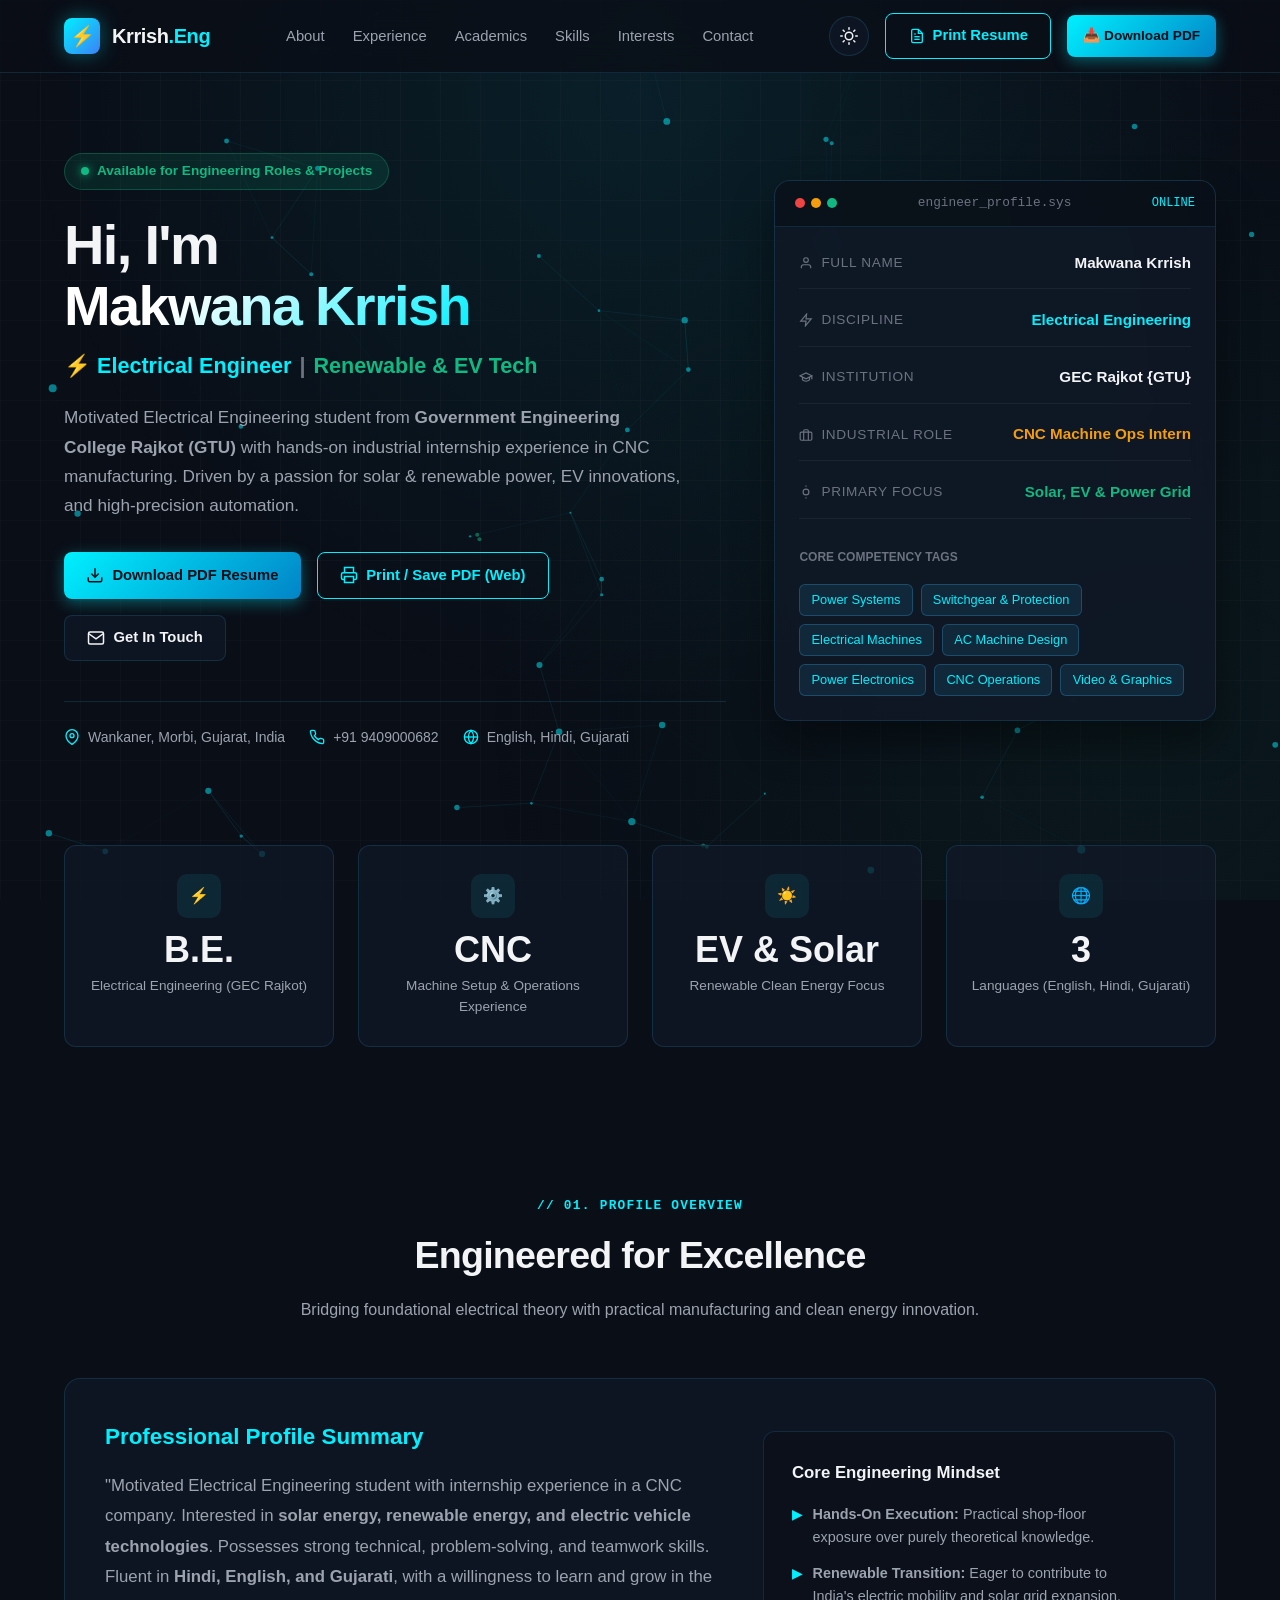
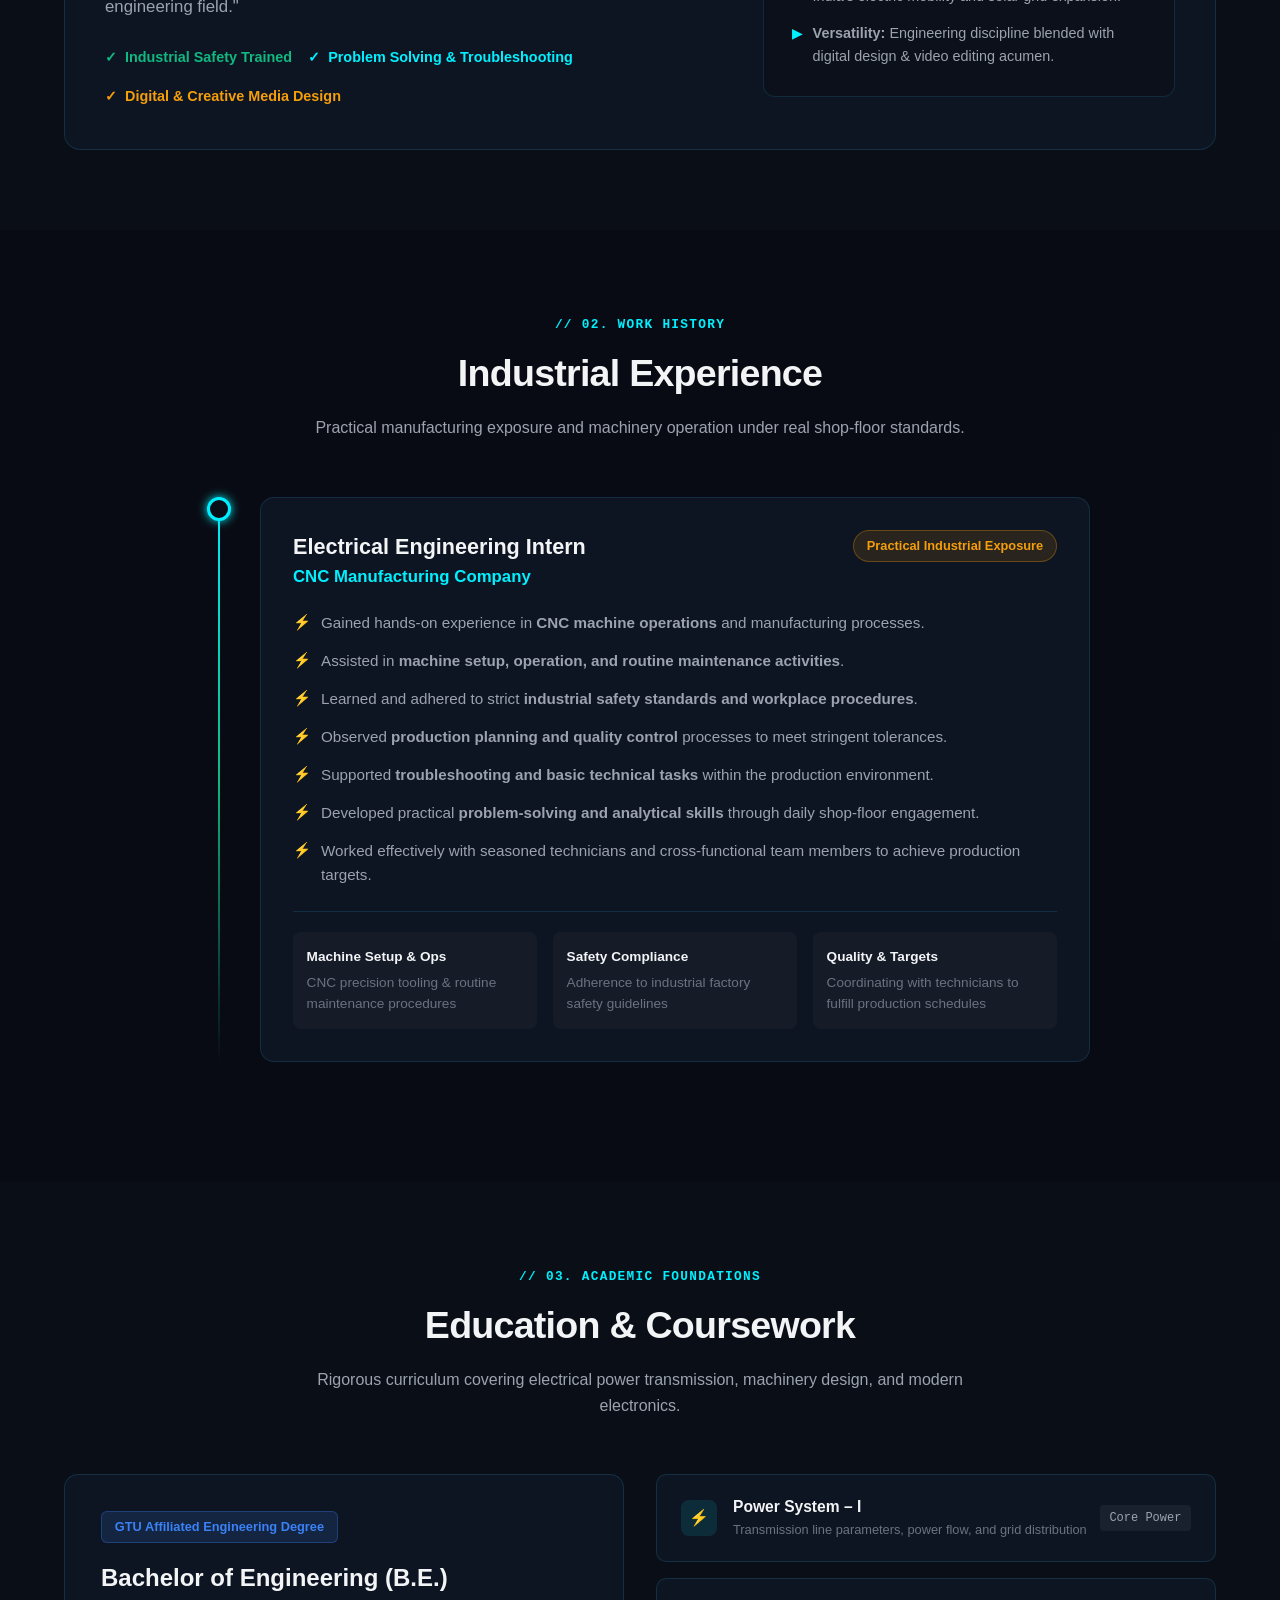
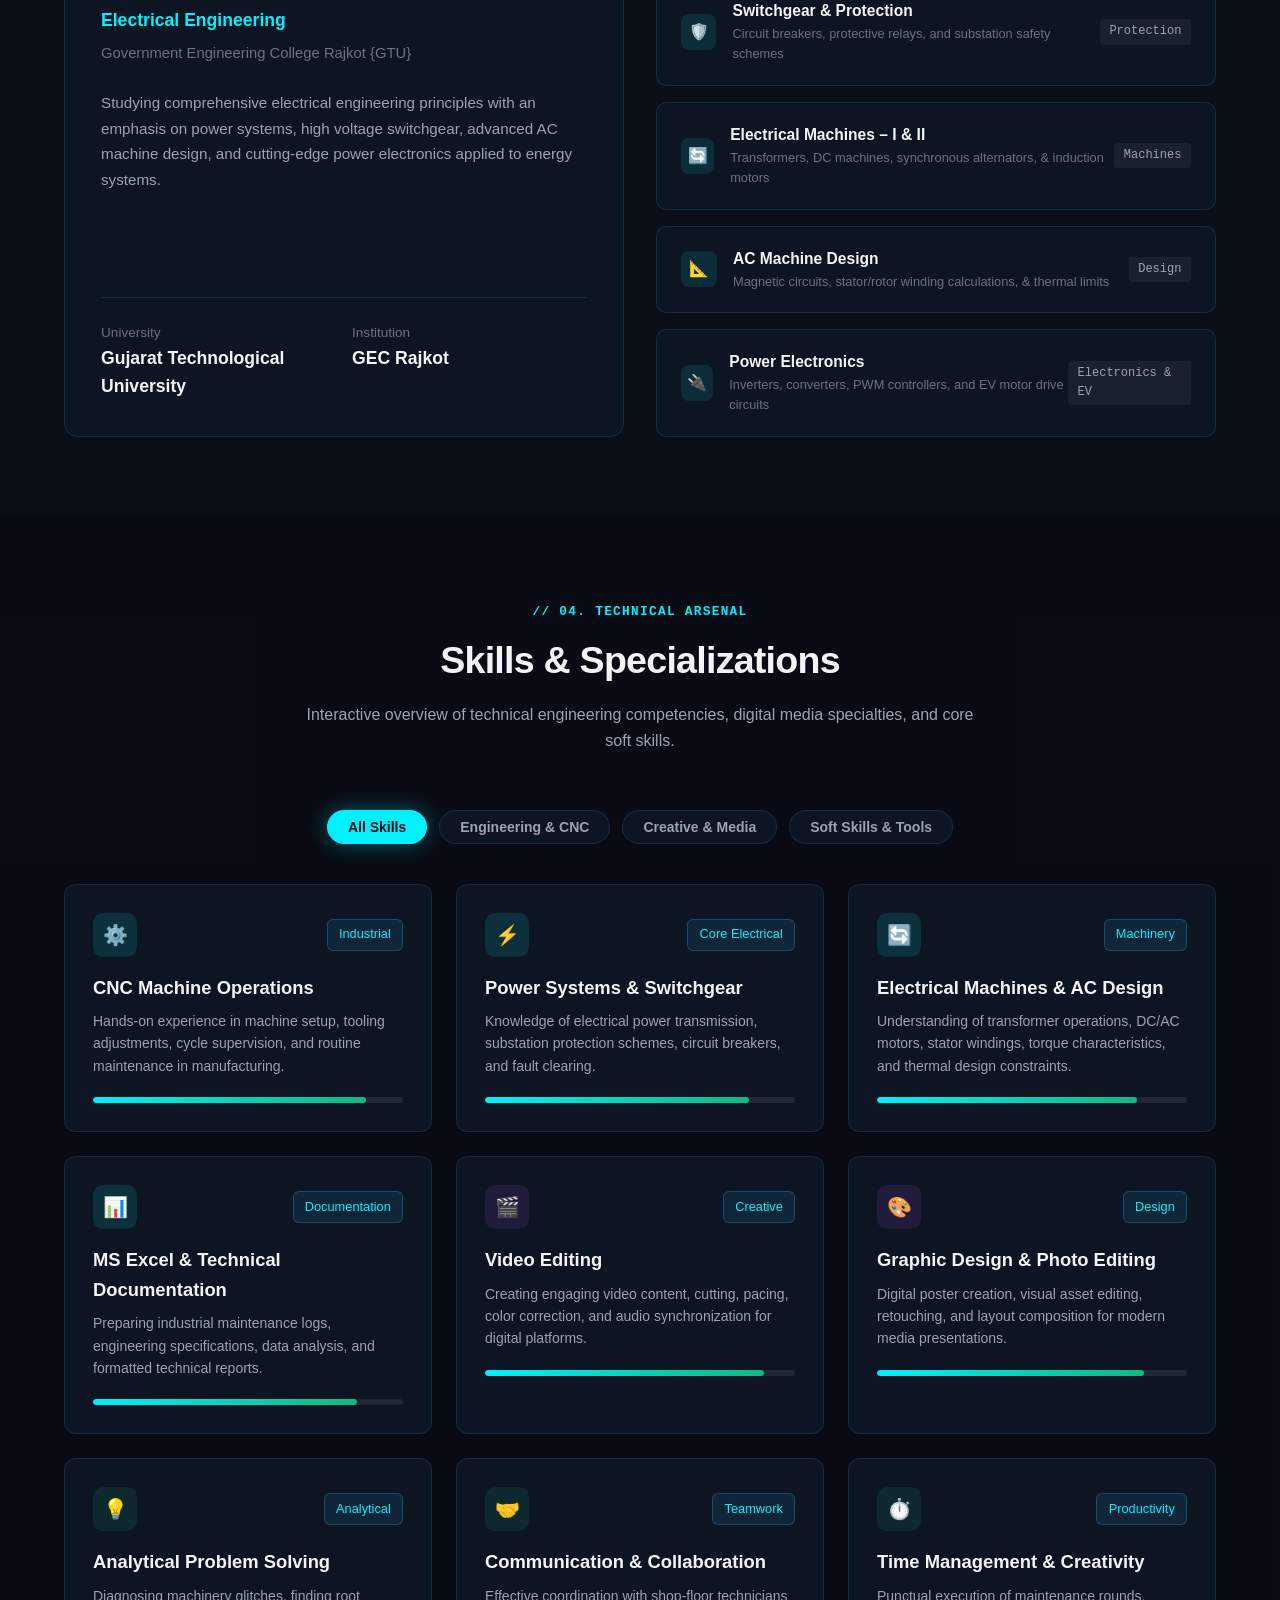
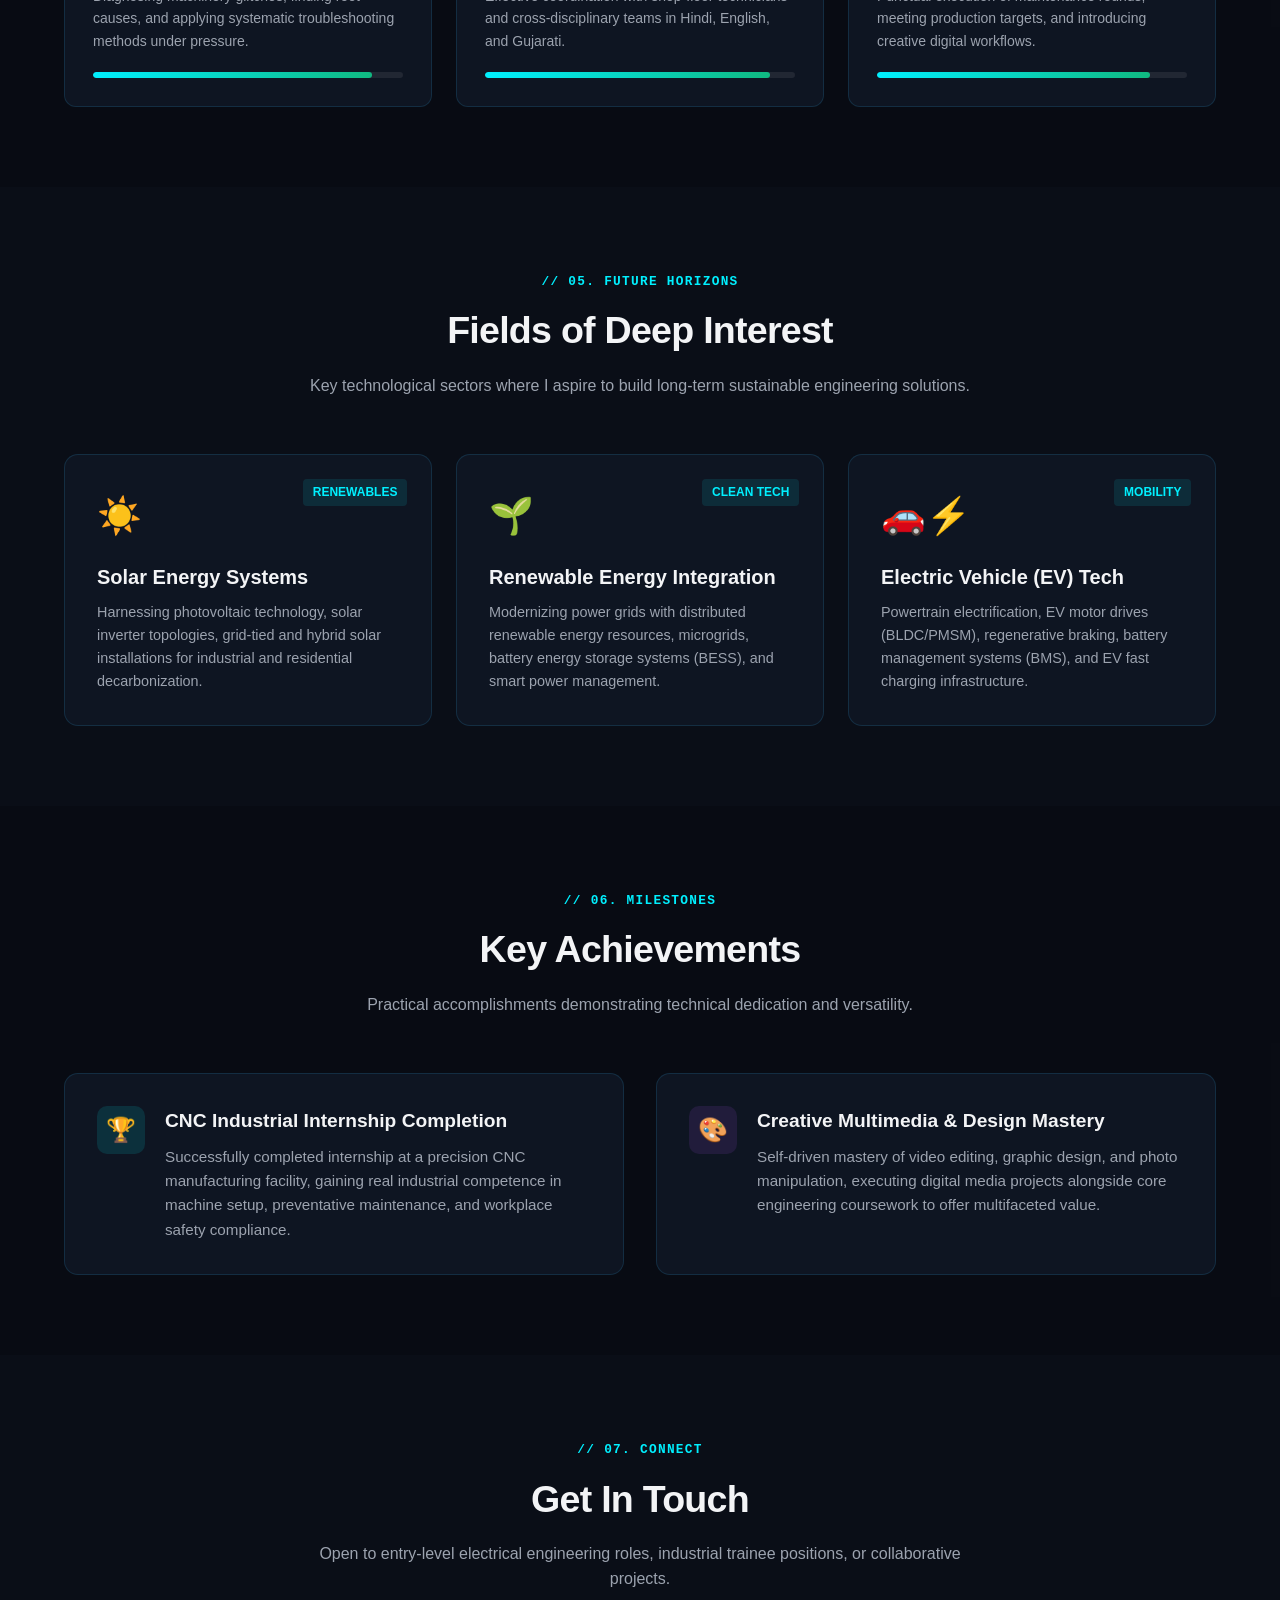
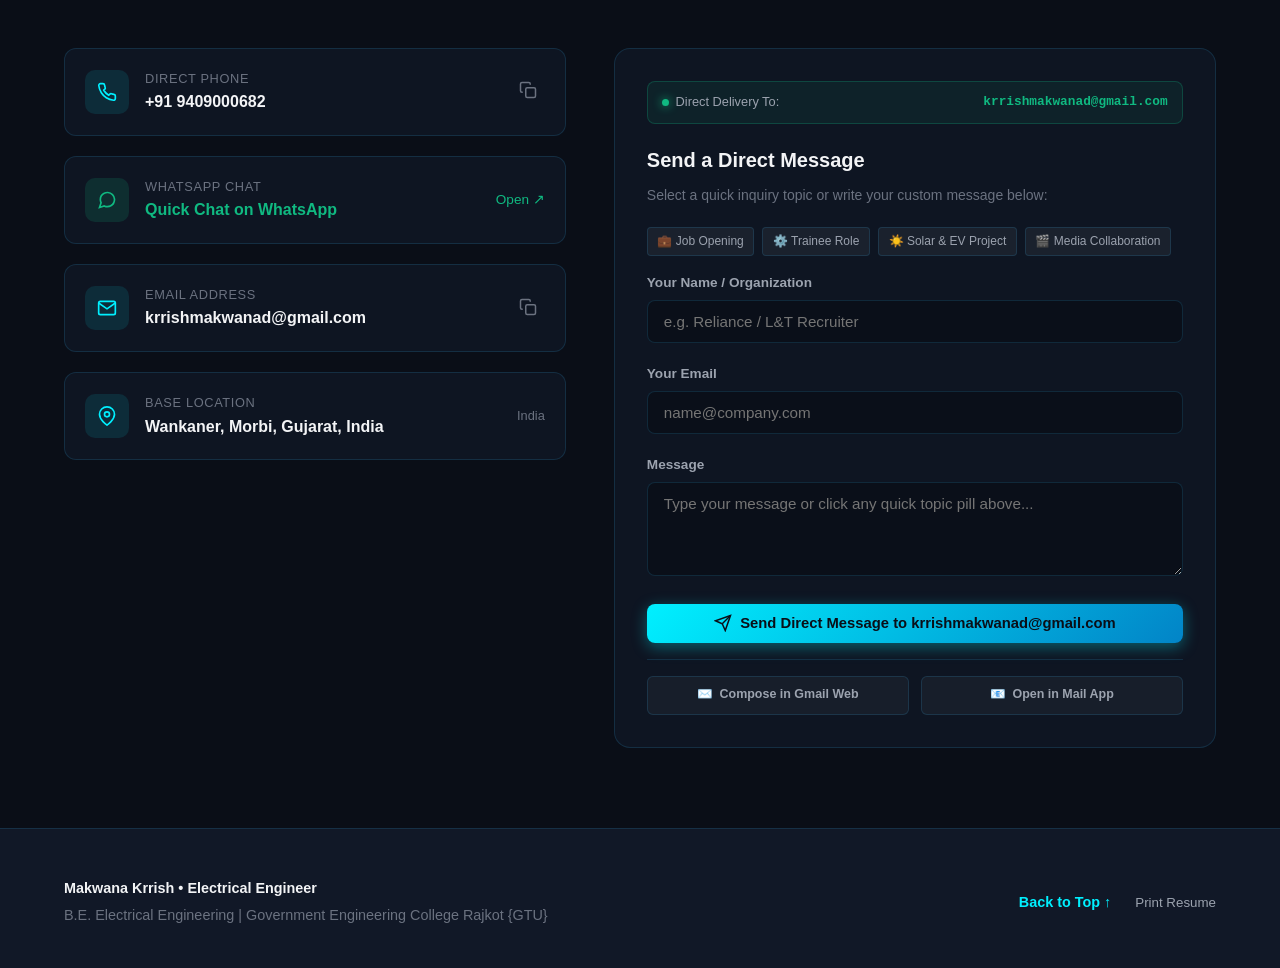
<file: index.html>
<!DOCTYPE html>
<html lang="en" data-theme="dark">
<head>
  <meta charset="UTF-8">
  <meta name="viewport" content="width=device-width, initial-scale=1.0">
  <title>Makwana Krrish | Electrical Engineer Portfolio</title>
  <meta name="description" content="Portfolio of Makwana Krrish - Electrical Engineer from GEC Rajkot specializing in CNC Operations, Renewable Energy, Solar Tech, and EV Systems.">
  <link rel="stylesheet" href="style.css">
</head>
<body>
  <!-- Ambient Circuit Canvas & Grid -->
  <canvas id="circuit-canvas"></canvas>
  <div class="ambient-grid"></div>

  <div class="content-wrapper">
    <!-- Navbar -->
    <header class="navbar">
      <div class="container nav-container">
        <a href="#hero" class="nav-brand">
          <div class="brand-icon">⚡</div>
          <span>Krrish<span style="color: var(--accent-cyan);">.Eng</span></span>
        </a>

        <ul class="nav-links">
          <li><a href="#about" class="nav-link">About</a></li>
          <li><a href="#experience" class="nav-link">Experience</a></li>
          <li><a href="#academics" class="nav-link">Academics</a></li>
          <li><a href="#skills" class="nav-link">Skills</a></li>
          <li><a href="#interests" class="nav-link">Interests</a></li>
          <li><a href="#contact" class="nav-link">Contact</a></li>
        </ul>

        <div class="nav-actions">
          <button id="theme-toggle-btn" class="theme-btn" aria-label="Toggle Theme">
            <!-- Injected by script.js -->
          </button>
          <a href="resume.html" target="_blank" class="btn btn-outline-cyan">
            <svg width="16" height="16" viewBox="0 0 24 24" fill="none" stroke="currentColor" stroke-width="2">
              <path d="M14 2H6a2 2 0 0 0-2 2v16a2 2 0 0 0 2 2h12a2 2 0 0 0 2-2V8z"></path>
              <polyline points="14 2 14 8 20 8"></polyline>
              <line x1="16" y1="13" x2="8" y2="13"></line>
              <line x1="16" y1="17" x2="8" y2="17"></line>
              <polyline points="10 9 9 9 8 9"></polyline>
            </svg>
            Print Resume
          </a>
          <a href="Makwana_Krrish_Resume.pdf" download="Makwana_Krrish_Resume.pdf" class="btn btn-primary" style="padding: 0.65rem 1rem; font-size: 0.85rem;">
            📥 Download PDF
          </a>
        </div>
      </div>
    </header>

    <!-- Hero Section -->
    <section id="hero" class="hero-section">
      <div class="container hero-grid">
        <div class="hero-content">
          <div class="status-badge">
            <span class="status-dot"></span>
            Available for Engineering Roles & Projects
          </div>

          <h1 class="hero-title">
            Hi, I'm <br>
            <span class="text-gradient">Makwana Krrish</span>
          </h1>

          <div class="hero-subtitle">
            <span>⚡ Electrical Engineer</span>
            <span style="color: var(--text-muted);">|</span>
            <span style="color: var(--accent-emerald);">Renewable & EV Tech</span>
          </div>

          <p class="hero-desc">
            Motivated Electrical Engineering student from <strong>Government Engineering College Rajkot (GTU)</strong> with hands-on industrial internship experience in CNC manufacturing. Driven by a passion for solar & renewable power, EV innovations, and high-precision automation.
          </p>

          <div class="hero-cta">
            <a href="Makwana_Krrish_Resume.pdf" download="Makwana_Krrish_Resume.pdf" class="btn btn-primary">
              <svg width="18" height="18" viewBox="0 0 24 24" fill="none" stroke="currentColor" stroke-width="2">
                <path d="M21 15v4a2 2 0 0 1-2 2H5a2 2 0 0 1-2-2v-4"></path>
                <polyline points="7 10 12 15 17 10"></polyline>
                <line x1="12" y1="15" x2="12" y2="3"></line>
              </svg>
              Download PDF Resume
            </a>
            <a href="resume.html" target="_blank" class="btn btn-outline-cyan">
              <svg width="18" height="18" viewBox="0 0 24 24" fill="none" stroke="currentColor" stroke-width="2">
                <polyline points="6 9 6 2 18 2 18 9"></polyline>
                <path d="M6 18H4a2 2 0 0 1-2-2v-5a2 2 0 0 1 2-2h16a2 2 0 0 1 2 2v5a2 2 0 0 1-2 2h-2"></path>
                <rect x="6" y="14" width="12" height="8"></rect>
              </svg>
              Print / Save PDF (Web)
            </a>
            <a href="#contact" class="btn btn-secondary">
              <svg width="18" height="18" viewBox="0 0 24 24" fill="none" stroke="currentColor" stroke-width="2">
                <path d="M4 4h16c1.1 0 2 .9 2 2v12c0 1.1-.9 2-2 2H4c-1.1 0-2-.9-2-2V6c0-1.1.9-2 2-2z"></path>
                <polyline points="22,6 12,13 2,6"></polyline>
              </svg>
              Get In Touch
            </a>
          </div>

          <div class="hero-meta-list">
            <div class="hero-meta-item">
              <svg width="16" height="16" viewBox="0 0 24 24" fill="none" stroke="currentColor" stroke-width="2">
                <path d="M21 10c0 7-9 13-9 13s-9-6-9-13a9 9 0 0 1 18 0z"></path>
                <circle cx="12" cy="10" r="3"></circle>
              </svg>
              <span>Wankaner, Morbi, Gujarat, India</span>
            </div>
            <div class="hero-meta-item">
              <svg width="16" height="16" viewBox="0 0 24 24" fill="none" stroke="currentColor" stroke-width="2">
                <path d="M22 16.92v3a2 2 0 0 1-2.18 2 19.79 19.79 0 0 1-8.63-3.07 19.5 19.5 0 0 1-6-6 19.79 19.79 0 0 1-3.07-8.67A2 2 0 0 1 4.11 2h3a2 2 0 0 1 2 1.72 12.84 12.84 0 0 0 .7 2.81 2 2 0 0 1-.45 2.11L8.09 9.91a16 16 0 0 0 6 6l1.27-1.27a2 2 0 0 1 2.11-.45 12.84 12.84 0 0 0 2.81.7A2 2 0 0 1 22 16.92z"></path>
              </svg>
              <a href="tel:+919409000682" style="color: inherit; text-decoration: none;">+91 9409000682</a>
            </div>
            <div class="hero-meta-item">
              <svg width="16" height="16" viewBox="0 0 24 24" fill="none" stroke="currentColor" stroke-width="2">
                <circle cx="12" cy="12" r="10"></circle>
                <line x1="2" y1="12" x2="22" y2="12"></line>
                <path d="M12 2a15.3 15.3 0 0 1 4 10 15.3 15.3 0 0 1-4 10 15.3 15.3 0 0 1-4-10 15.3 15.3 0 0 1 4-10z"></path>
              </svg>
              <span>English, Hindi, Gujarati</span>
            </div>
          </div>
        </div>

        <!-- Hero Right: Interactive Engineering Terminal Card -->
        <div class="circuit-card">
          <div class="card-header-bar">
            <div class="window-dots">
              <span class="window-dot dot-red"></span>
              <span class="window-dot dot-yellow"></span>
              <span class="window-dot dot-green"></span>
            </div>
            <span class="terminal-title">engineer_profile.sys</span>
            <span style="font-size: 0.75rem; color: var(--accent-cyan); font-family: var(--font-mono);">ONLINE</span>
          </div>
          <div class="circuit-card-body">
            <div class="spec-list">
              <div class="spec-row">
                <span class="spec-label">
                  <svg width="14" height="14" viewBox="0 0 24 24" fill="none" stroke="currentColor" stroke-width="2">
                    <path d="M20 21v-2a4 4 0 0 0-4-4H8a4 4 0 0 0-4 4v2"></path>
                    <circle cx="12" cy="7" r="4"></circle>
                  </svg>
                  Full Name
                </span>
                <span class="spec-val">Makwana Krrish</span>
              </div>
              <div class="spec-row">
                <span class="spec-label">
                  <svg width="14" height="14" viewBox="0 0 24 24" fill="none" stroke="currentColor" stroke-width="2">
                    <polygon points="13 2 3 14 12 14 11 22 21 10 12 10 13 2"></polygon>
                  </svg>
                  Discipline
                </span>
                <span class="spec-val" style="color: var(--accent-cyan);">Electrical Engineering</span>
              </div>
              <div class="spec-row">
                <span class="spec-label">
                  <svg width="14" height="14" viewBox="0 0 24 24" fill="none" stroke="currentColor" stroke-width="2">
                    <path d="M22 10v6M2 10l10-5 10 5-10 5z"></path>
                    <path d="M6 12v5c3 3 9 3 12 0v-5"></path>
                  </svg>
                  Institution
                </span>
                <span class="spec-val">GEC Rajkot {GTU}</span>
              </div>
              <div class="spec-row">
                <span class="spec-label">
                  <svg width="14" height="14" viewBox="0 0 24 24" fill="none" stroke="currentColor" stroke-width="2">
                    <rect x="2" y="7" width="20" height="14" rx="2" ry="2"></rect>
                    <path d="M16 21V5a2 2 0 0 0-2-2h-4a2 2 0 0 0-2 2v16"></path>
                  </svg>
                  Industrial Role
                </span>
                <span class="spec-val" style="color: var(--accent-amber);">CNC Machine Ops Intern</span>
              </div>
              <div class="spec-row">
                <span class="spec-label">
                  <svg width="14" height="14" viewBox="0 0 24 24" fill="none" stroke="currentColor" stroke-width="2">
                    <circle cx="12" cy="12" r="5"></circle>
                    <line x1="12" y1="1" x2="12" y2="3"></line>
                    <line x1="12" y1="21" x2="12" y2="23"></line>
                  </svg>
                  Primary Focus
                </span>
                <span class="spec-val" style="color: var(--accent-emerald);">Solar, EV & Power Grid</span>
              </div>
            </div>

            <div style="margin-top: 1.5rem;">
              <span style="font-size: 0.75rem; text-transform: uppercase; color: var(--text-muted); font-weight: 600;">Core Competency Tags</span>
              <div class="tag-cloud">
                <span class="spec-badge">Power Systems</span>
                <span class="spec-badge">Switchgear & Protection</span>
                <span class="spec-badge">Electrical Machines</span>
                <span class="spec-badge">AC Machine Design</span>
                <span class="spec-badge">Power Electronics</span>
                <span class="spec-badge">CNC Operations</span>
                <span class="spec-badge">Video & Graphics</span>
              </div>
            </div>
          </div>
        </div>
      </div>
    </section>

    <!-- Key Metrics Section -->
    <section class="metrics-section">
      <div class="container">
        <div class="metrics-grid">
          <div class="metric-card">
            <div class="metric-icon">⚡</div>
            <div class="metric-number">B.E.</div>
            <div class="metric-label">Electrical Engineering (GEC Rajkot)</div>
          </div>
          <div class="metric-card">
            <div class="metric-icon">⚙️</div>
            <div class="metric-number">CNC</div>
            <div class="metric-label">Machine Setup & Operations Experience</div>
          </div>
          <div class="metric-card">
            <div class="metric-icon">☀️</div>
            <div class="metric-number">EV & Solar</div>
            <div class="metric-label">Renewable Clean Energy Focus</div>
          </div>
          <div class="metric-card">
            <div class="metric-icon">🌐</div>
            <div class="metric-number">3</div>
            <div class="metric-label">Languages (English, Hindi, Gujarati)</div>
          </div>
        </div>
      </div>
    </section>

    <!-- About / Profile Summary Section -->
    <section id="about" class="section">
      <div class="container">
        <div class="section-header">
          <span class="section-tag">// 01. Profile Overview</span>
          <h2 class="section-title">Engineered for Excellence</h2>
          <p class="section-desc">Bridging foundational electrical theory with practical manufacturing and clean energy innovation.</p>
        </div>

        <div style="background: var(--bg-card); border: 1px solid var(--border-color); border-radius: 16px; padding: 2.5rem; position: relative;">
          <div style="display: grid; grid-template-columns: 1.5fr 1fr; gap: 2.5rem; align-items: center;">
            <div>
              <h3 style="font-size: 1.4rem; font-weight: 700; margin-bottom: 1rem; color: var(--accent-cyan);">Professional Profile Summary</h3>
              <p style="font-size: 1.05rem; line-height: 1.8; color: var(--text-secondary); margin-bottom: 1.5rem;">
                "Motivated Electrical Engineering student with internship experience in a CNC company. Interested in <strong>solar energy, renewable energy, and electric vehicle technologies</strong>. Possesses strong technical, problem-solving, and teamwork skills. Fluent in <strong>Hindi, English, and Gujarati</strong>, with a willingness to learn and grow in the engineering field."
              </p>
              <div style="display: flex; gap: 1rem; flex-wrap: wrap;">
                <div style="display: flex; align-items: center; gap: 0.5rem; color: var(--accent-emerald); font-weight: 600; font-size: 0.9rem;">
                  <span>✓</span> Industrial Safety Trained
                </div>
                <div style="display: flex; align-items: center; gap: 0.5rem; color: var(--accent-cyan); font-weight: 600; font-size: 0.9rem;">
                  <span>✓</span> Problem Solving & Troubleshooting
                </div>
                <div style="display: flex; align-items: center; gap: 0.5rem; color: var(--accent-amber); font-weight: 600; font-size: 0.9rem;">
                  <span>✓</span> Digital & Creative Media Design
                </div>
              </div>
            </div>

            <div style="background: rgba(0, 0, 0, 0.2); border: 1px solid var(--border-color); border-radius: 12px; padding: 1.75rem;">
              <h4 style="font-size: 1.05rem; font-weight: 700; color: var(--text-primary); margin-bottom: 1rem;">Core Engineering Mindset</h4>
              <ul style="list-style: none; display: flex; flex-direction: column; gap: 0.85rem; font-size: 0.9rem; color: var(--text-secondary);">
                <li style="display: flex; gap: 0.6rem;">
                  <span style="color: var(--accent-cyan);">▶</span>
                  <span><strong>Hands-On Execution:</strong> Practical shop-floor exposure over purely theoretical knowledge.</span>
                </li>
                <li style="display: flex; gap: 0.6rem;">
                  <span style="color: var(--accent-cyan);">▶</span>
                  <span><strong>Renewable Transition:</strong> Eager to contribute to India's electric mobility and solar grid expansion.</span>
                </li>
                <li style="display: flex; gap: 0.6rem;">
                  <span style="color: var(--accent-cyan);">▶</span>
                  <span><strong>Versatility:</strong> Engineering discipline blended with digital design & video editing acumen.</span>
                </li>
              </ul>
            </div>
          </div>
        </div>
      </div>
    </section>

    <!-- Experience Section -->
    <section id="experience" class="section" style="background: rgba(0, 0, 0, 0.15);">
      <div class="container">
        <div class="section-header">
          <span class="section-tag">// 02. Work History</span>
          <h2 class="section-title">Industrial Experience</h2>
          <p class="section-desc">Practical manufacturing exposure and machinery operation under real shop-floor standards.</p>
        </div>

        <div class="timeline">
          <div class="timeline-item">
            <div class="timeline-bullet"></div>
            <div class="experience-card">
              <div class="exp-header">
                <div>
                  <h3 class="exp-role">Electrical Engineering Intern</h3>
                  <div class="exp-company">CNC Manufacturing Company</div>
                </div>
                <span class="exp-badge">Practical Industrial Exposure</span>
              </div>

              <ul class="exp-bullets">
                <li>Gained hands-on experience in <strong>CNC machine operations</strong> and manufacturing processes.</li>
                <li>Assisted in <strong>machine setup, operation, and routine maintenance activities</strong>.</li>
                <li>Learned and adhered to strict <strong>industrial safety standards and workplace procedures</strong>.</li>
                <li>Observed <strong>production planning and quality control</strong> processes to meet stringent tolerances.</li>
                <li>Supported <strong>troubleshooting and basic technical tasks</strong> within the production environment.</li>
                <li>Developed practical <strong>problem-solving and analytical skills</strong> through daily shop-floor engagement.</li>
                <li>Worked effectively with seasoned technicians and cross-functional team members to achieve production targets.</li>
              </ul>

              <div class="exp-highlights-grid">
                <div class="exp-highlight-item">
                  <strong>Machine Setup & Ops</strong>
                  <span>CNC precision tooling & routine maintenance procedures</span>
                </div>
                <div class="exp-highlight-item">
                  <strong>Safety Compliance</strong>
                  <span>Adherence to industrial factory safety guidelines</span>
                </div>
                <div class="exp-highlight-item">
                  <strong>Quality & Targets</strong>
                  <span>Coordinating with technicians to fulfill production schedules</span>
                </div>
              </div>
            </div>
          </div>
        </div>
      </div>
    </section>

    <!-- Education & Relevant Subjects Section -->
    <section id="academics" class="section">
      <div class="container">
        <div class="section-header">
          <span class="section-tag">// 03. Academic Foundations</span>
          <h2 class="section-title">Education & Coursework</h2>
          <p class="section-desc">Rigorous curriculum covering electrical power transmission, machinery design, and modern electronics.</p>
        </div>

        <div class="edu-grid">
          <!-- Degree Card -->
          <div class="edu-main-card">
            <div>
              <span class="edu-badge">GTU Affiliated Engineering Degree</span>
              <h3 class="edu-degree">Bachelor of Engineering (B.E.)</h3>
              <div class="edu-college">Electrical Engineering</div>
              <p class="edu-affil">Government Engineering College Rajkot {GTU}</p>
              <p style="color: var(--text-secondary); font-size: 0.95rem; line-height: 1.7; margin-bottom: 1.5rem;">
                Studying comprehensive electrical engineering principles with an emphasis on power systems, high voltage switchgear, advanced AC machine design, and cutting-edge power electronics applied to energy systems.
              </p>
            </div>

            <div class="edu-stats">
              <div class="edu-stat-item">
                <span style="color: var(--text-muted);">University</span>
                <strong>Gujarat Technological University</strong>
              </div>
              <div class="edu-stat-item">
                <span style="color: var(--text-muted);">Institution</span>
                <strong>GEC Rajkot</strong>
              </div>
            </div>
          </div>

          <!-- Relevant Subjects Grid -->
          <div class="subjects-container">
            <div class="subject-item-card">
              <div class="subject-info">
                <div class="subject-icon">⚡</div>
                <div>
                  <div class="subject-name">Power System – I</div>
                  <div class="subject-desc">Transmission line parameters, power flow, and grid distribution</div>
                </div>
              </div>
              <span class="subject-pill">Core Power</span>
            </div>

            <div class="subject-item-card">
              <div class="subject-info">
                <div class="subject-icon">🛡️</div>
                <div>
                  <div class="subject-name">Switchgear & Protection</div>
                  <div class="subject-desc">Circuit breakers, protective relays, and substation safety schemes</div>
                </div>
              </div>
              <span class="subject-pill">Protection</span>
            </div>

            <div class="subject-item-card">
              <div class="subject-info">
                <div class="subject-icon">🔄</div>
                <div>
                  <div class="subject-name">Electrical Machines – I & II</div>
                  <div class="subject-desc">Transformers, DC machines, synchronous alternators, & induction motors</div>
                </div>
              </div>
              <span class="subject-pill">Machines</span>
            </div>

            <div class="subject-item-card">
              <div class="subject-info">
                <div class="subject-icon">📐</div>
                <div>
                  <div class="subject-name">AC Machine Design</div>
                  <div class="subject-desc">Magnetic circuits, stator/rotor winding calculations, & thermal limits</div>
                </div>
              </div>
              <span class="subject-pill">Design</span>
            </div>

            <div class="subject-item-card">
              <div class="subject-info">
                <div class="subject-icon">🔌</div>
                <div>
                  <div class="subject-name">Power Electronics</div>
                  <div class="subject-desc">Inverters, converters, PWM controllers, and EV motor drive circuits</div>
                </div>
              </div>
              <span class="subject-pill">Electronics & EV</span>
            </div>
          </div>
        </div>
      </div>
    </section>

    <!-- Skills Interactive Matrix Section -->
    <section id="skills" class="section" style="background: rgba(0, 0, 0, 0.15);">
      <div class="container">
        <div class="section-header">
          <span class="section-tag">// 04. Technical Arsenal</span>
          <h2 class="section-title">Skills & Specializations</h2>
          <p class="section-desc">Interactive overview of technical engineering competencies, digital media specialties, and core soft skills.</p>
        </div>

        <div class="skills-filter-nav">
          <button class="filter-btn active" data-filter="all">All Skills</button>
          <button class="filter-btn" data-filter="engineering">Engineering & CNC</button>
          <button class="filter-btn" data-filter="specialty">Creative & Media</button>
          <button class="filter-btn" data-filter="soft">Soft Skills & Tools</button>
        </div>

        <div class="skills-grid">
          <!-- Skill: CNC Operations -->
          <div class="skill-card" data-category="engineering">
            <div class="skill-card-top">
              <div class="skill-card-icon icon-engineering">⚙️</div>
              <span class="spec-badge">Industrial</span>
            </div>
            <h3 class="skill-title">CNC Machine Operations</h3>
            <p class="skill-desc">Hands-on experience in machine setup, tooling adjustments, cycle supervision, and routine maintenance in manufacturing.</p>
            <div class="skill-meter-bg">
              <div class="skill-meter-fill" style="width: 88%;"></div>
            </div>
          </div>

          <!-- Skill: Power Systems & Grid -->
          <div class="skill-card" data-category="engineering">
            <div class="skill-card-top">
              <div class="skill-card-icon icon-engineering">⚡</div>
              <span class="spec-badge">Core Electrical</span>
            </div>
            <h3 class="skill-title">Power Systems & Switchgear</h3>
            <p class="skill-desc">Knowledge of electrical power transmission, substation protection schemes, circuit breakers, and fault clearing.</p>
            <div class="skill-meter-bg">
              <div class="skill-meter-fill" style="width: 85%;"></div>
            </div>
          </div>

          <!-- Skill: Electrical Machines & Design -->
          <div class="skill-card" data-category="engineering">
            <div class="skill-card-top">
              <div class="skill-card-icon icon-engineering">🔄</div>
              <span class="spec-badge">Machinery</span>
            </div>
            <h3 class="skill-title">Electrical Machines & AC Design</h3>
            <p class="skill-desc">Understanding of transformer operations, DC/AC motors, stator windings, torque characteristics, and thermal design constraints.</p>
            <div class="skill-meter-bg">
              <div class="skill-meter-fill" style="width: 84%;"></div>
            </div>
          </div>

          <!-- Skill: Technical Documentation & Excel -->
          <div class="skill-card" data-category="engineering">
            <div class="skill-card-top">
              <div class="skill-card-icon icon-engineering">📊</div>
              <span class="spec-badge">Documentation</span>
            </div>
            <h3 class="skill-title">MS Excel & Technical Documentation</h3>
            <p class="skill-desc">Preparing industrial maintenance logs, engineering specifications, data analysis, and formatted technical reports.</p>
            <div class="skill-meter-bg">
              <div class="skill-meter-fill" style="width: 85%;"></div>
            </div>
          </div>

          <!-- Skill: Video Editing -->
          <div class="skill-card" data-category="specialty">
            <div class="skill-card-top">
              <div class="skill-card-icon icon-specialty">🎬</div>
              <span class="spec-badge">Creative</span>
            </div>
            <h3 class="skill-title">Video Editing</h3>
            <p class="skill-desc">Creating engaging video content, cutting, pacing, color correction, and audio synchronization for digital platforms.</p>
            <div class="skill-meter-bg">
              <div class="skill-meter-fill" style="width: 90%;"></div>
            </div>
          </div>

          <!-- Skill: Graphic Design & Photo Editing -->
          <div class="skill-card" data-category="specialty">
            <div class="skill-card-top">
              <div class="skill-card-icon icon-specialty">🎨</div>
              <span class="spec-badge">Design</span>
            </div>
            <h3 class="skill-title">Graphic Design & Photo Editing</h3>
            <p class="skill-desc">Digital poster creation, visual asset editing, retouching, and layout composition for modern media presentations.</p>
            <div class="skill-meter-bg">
              <div class="skill-meter-fill" style="width: 86%;"></div>
            </div>
          </div>

          <!-- Skill: Problem Solving & Troubleshooting -->
          <div class="skill-card" data-category="soft">
            <div class="skill-card-top">
              <div class="skill-card-icon icon-soft">💡</div>
              <span class="spec-badge">Analytical</span>
            </div>
            <h3 class="skill-title">Analytical Problem Solving</h3>
            <p class="skill-desc">Diagnosing machinery glitches, finding root causes, and applying systematic troubleshooting methods under pressure.</p>
            <div class="skill-meter-bg">
              <div class="skill-meter-fill" style="width: 90%;"></div>
            </div>
          </div>

          <!-- Skill: Collaboration & Communication -->
          <div class="skill-card" data-category="soft">
            <div class="skill-card-top">
              <div class="skill-card-icon icon-soft">🤝</div>
              <span class="spec-badge">Teamwork</span>
            </div>
            <h3 class="skill-title">Communication & Collaboration</h3>
            <p class="skill-desc">Effective coordination with shop-floor technicians and cross-disciplinary teams in Hindi, English, and Gujarati.</p>
            <div class="skill-meter-bg">
              <div class="skill-meter-fill" style="width: 92%;"></div>
            </div>
          </div>

          <!-- Skill: Time Management & Adaptability -->
          <div class="skill-card" data-category="soft">
            <div class="skill-card-top">
              <div class="skill-card-icon icon-soft">⏱️</div>
              <span class="spec-badge">Productivity</span>
            </div>
            <h3 class="skill-title">Time Management & Creativity</h3>
            <p class="skill-desc">Punctual execution of maintenance rounds, meeting production targets, and introducing creative digital workflows.</p>
            <div class="skill-meter-bg">
              <div class="skill-meter-fill" style="width: 88%;"></div>
            </div>
          </div>
        </div>
      </div>
    </section>

    <!-- Key Interests Section: Solar, EV, Clean Energy -->
    <section id="interests" class="section">
      <div class="container">
        <div class="section-header">
          <span class="section-tag">// 05. Future Horizons</span>
          <h2 class="section-title">Fields of Deep Interest</h2>
          <p class="section-desc">Key technological sectors where I aspire to build long-term sustainable engineering solutions.</p>
        </div>

        <div class="interests-grid">
          <div class="interest-card">
            <span class="interest-badge">Renewables</span>
            <div style="font-size: 2.25rem;">☀️</div>
            <h3 class="interest-title">Solar Energy Systems</h3>
            <p class="interest-desc">
              Harnessing photovoltaic technology, solar inverter topologies, grid-tied and hybrid solar installations for industrial and residential decarbonization.
            </p>
          </div>

          <div class="interest-card">
            <span class="interest-badge">Clean Tech</span>
            <div style="font-size: 2.25rem;">🌱</div>
            <h3 class="interest-title">Renewable Energy Integration</h3>
            <p class="interest-desc">
              Modernizing power grids with distributed renewable energy resources, microgrids, battery energy storage systems (BESS), and smart power management.
            </p>
          </div>

          <div class="interest-card">
            <span class="interest-badge">Mobility</span>
            <div style="font-size: 2.25rem;">🚗⚡</div>
            <h3 class="interest-title">Electric Vehicle (EV) Tech</h3>
            <p class="interest-desc">
              Powertrain electrification, EV motor drives (BLDC/PMSM), regenerative braking, battery management systems (BMS), and EV fast charging infrastructure.
            </p>
          </div>
        </div>
      </div>
    </section>

    <!-- Achievements Section -->
    <section class="section" style="background: rgba(0, 0, 0, 0.15);">
      <div class="container">
        <div class="section-header">
          <span class="section-tag">// 06. Milestones</span>
          <h2 class="section-title">Key Achievements</h2>
          <p class="section-desc">Practical accomplishments demonstrating technical dedication and versatility.</p>
        </div>

        <div style="display: grid; grid-template-columns: 1fr 1fr; gap: 2rem;">
          <div style="background: var(--bg-card); border: 1px solid var(--border-color); border-radius: 14px; padding: 2rem; display: flex; gap: 1.25rem; align-items: flex-start;">
            <div style="width: 3rem; height: 3rem; border-radius: 10px; background: rgba(0, 240, 255, 0.12); color: var(--accent-cyan); display: flex; align-items: center; justify-content: center; font-size: 1.5rem; flex-shrink: 0;">
              🏆
            </div>
            <div>
              <h3 style="font-size: 1.2rem; font-weight: 700; color: var(--text-primary); margin-bottom: 0.5rem;">CNC Industrial Internship Completion</h3>
              <p style="font-size: 0.95rem; color: var(--text-secondary); line-height: 1.6;">
                Successfully completed internship at a precision CNC manufacturing facility, gaining real industrial competence in machine setup, preventative maintenance, and workplace safety compliance.
              </p>
            </div>
          </div>

          <div style="background: var(--bg-card); border: 1px solid var(--border-color); border-radius: 14px; padding: 2rem; display: flex; gap: 1.25rem; align-items: flex-start;">
            <div style="width: 3rem; height: 3rem; border-radius: 10px; background: rgba(168, 85, 247, 0.12); color: #c084fc; display: flex; align-items: center; justify-content: center; font-size: 1.5rem; flex-shrink: 0;">
              🎨
            </div>
            <div>
              <h3 style="font-size: 1.2rem; font-weight: 700; color: var(--text-primary); margin-bottom: 0.5rem;">Creative Multimedia & Design Mastery</h3>
              <p style="font-size: 0.95rem; color: var(--text-secondary); line-height: 1.6;">
                Self-driven mastery of video editing, graphic design, and photo manipulation, executing digital media projects alongside core engineering coursework to offer multifaceted value.
              </p>
            </div>
          </div>
        </div>
      </div>
    </section>

    <!-- Contact & Connect Section -->
    <section id="contact" class="section">
      <div class="container">
        <div class="section-header">
          <span class="section-tag">// 07. Connect</span>
          <h2 class="section-title">Get In Touch</h2>
          <p class="section-desc">Open to entry-level electrical engineering roles, industrial trainee positions, or collaborative projects.</p>
        </div>

        <div class="contact-grid">
          <!-- Contact Left: Direct Contact Information -->
          <div class="contact-info-list">
            <!-- Phone -->
            <div class="contact-card-item">
              <div class="contact-left">
                <div class="contact-icon-box">
                  <svg width="20" height="20" viewBox="0 0 24 24" fill="none" stroke="currentColor" stroke-width="2">
                    <path d="M22 16.92v3a2 2 0 0 1-2.18 2 19.79 19.79 0 0 1-8.63-3.07 19.5 19.5 0 0 1-6-6 19.79 19.79 0 0 1-3.07-8.67A2 2 0 0 1 4.11 2h3a2 2 0 0 1 2 1.72 12.84 12.84 0 0 0 .7 2.81 2 2 0 0 1-.45 2.11L8.09 9.91a16 16 0 0 0 6 6l1.27-1.27a2 2 0 0 1 2.11-.45 12.84 12.84 0 0 0 2.81.7A2 2 0 0 1 22 16.92z"></path>
                  </svg>
                </div>
                <div>
                  <div class="contact-title">Direct Phone</div>
                  <a href="tel:+919409000682" class="contact-value" style="text-decoration: none;">+91 9409000682</a>
                </div>
              </div>
              <button class="copy-btn copy-trigger" data-copy="+919409000682" title="Copy Phone Number">
                <svg width="18" height="18" viewBox="0 0 24 24" fill="none" stroke="currentColor" stroke-width="2">
                  <rect x="9" y="9" width="13" height="13" rx="2" ry="2"></rect>
                  <path d="M5 15H4a2 2 0 0 1-2-2V4a2 2 0 0 1 2-2h9a2 2 0 0 1 2 2v1"></path>
                </svg>
              </button>
            </div>

            <!-- WhatsApp Direct -->
            <a href="https://wa.me/919409000682?text=Hello%20Krrish,%20I%20reviewed%20your%20Electrical%20Engineering%20portfolio" target="_blank" rel="noopener noreferrer" class="contact-card-item">
              <div class="contact-left">
                <div class="contact-icon-box" style="background: rgba(16, 185, 129, 0.15); color: var(--accent-emerald);">
                  <svg width="20" height="20" viewBox="0 0 24 24" fill="none" stroke="currentColor" stroke-width="2">
                    <path d="M21 11.5a8.38 8.38 0 0 1-.9 3.8 8.5 8.5 0 0 1-7.6 4.7 8.38 8.38 0 0 1-3.8-.9L3 21l1.9-5.7a8.38 8.38 0 0 1-.9-3.8 8.5 8.5 0 0 1 4.7-7.6 8.38 8.38 0 0 1 3.8-.9h.5a8.48 8.48 0 0 1 8 8v.5z"></path>
                  </svg>
                </div>
                <div>
                  <div class="contact-title">WhatsApp Chat</div>
                  <div class="contact-value" style="color: var(--accent-emerald);">Quick Chat on WhatsApp</div>
                </div>
              </div>
              <span style="font-size: 0.85rem; color: var(--accent-emerald);">Open ↗</span>
            </a>

            <!-- Email -->
            <div class="contact-card-item">
              <div class="contact-left">
                <div class="contact-icon-box">
                  <svg width="20" height="20" viewBox="0 0 24 24" fill="none" stroke="currentColor" stroke-width="2">
                    <path d="M4 4h16c1.1 0 2 .9 2 2v12c0 1.1-.9 2-2 2H4c-1.1 0-2-.9-2-2V6c0-1.1.9-2 2-2z"></path>
                    <polyline points="22,6 12,13 2,6"></polyline>
                  </svg>
                </div>
                <div>
                  <div class="contact-title">Email Address</div>
                  <a href="mailto:krrishmakwanad@gmail.com" class="contact-value" style="text-decoration: none;">krrishmakwanad@gmail.com</a>
                </div>
              </div>
              <button class="copy-btn copy-trigger" data-copy="krrishmakwanad@gmail.com" title="Copy Email Address">
                <svg width="18" height="18" viewBox="0 0 24 24" fill="none" stroke="currentColor" stroke-width="2">
                  <rect x="9" y="9" width="13" height="13" rx="2" ry="2"></rect>
                  <path d="M5 15H4a2 2 0 0 1-2-2V4a2 2 0 0 1 2-2h9a2 2 0 0 1 2 2v1"></path>
                </svg>
              </button>
            </div>

            <!-- Location -->
            <div class="contact-card-item">
              <div class="contact-left">
                <div class="contact-icon-box">
                  <svg width="20" height="20" viewBox="0 0 24 24" fill="none" stroke="currentColor" stroke-width="2">
                    <path d="M21 10c0 7-9 13-9 13s-9-6-9-13a9 9 0 0 1 18 0z"></path>
                    <circle cx="12" cy="10" r="3"></circle>
                  </svg>
                </div>
                <div>
                  <div class="contact-title">Base Location</div>
                  <div class="contact-value">Wankaner, Morbi, Gujarat, India</div>
                </div>
              </div>
              <span style="font-size: 0.8rem; color: var(--text-muted);">India</span>
            </div>
          </div>

          <!-- Contact Right: Interactive Inquiry Form -->
          <div class="form-card">
            <div class="recipient-banner">
              <span style="display: flex; align-items: center; gap: 0.4rem;">
                <span class="status-dot" style="width: 7px; height: 7px;"></span>
                <span>Direct Delivery To:</span>
              </span>
              <strong>krrishmakwanad@gmail.com</strong>
            </div>

            <h3 style="font-size: 1.25rem; font-weight: 700; margin-bottom: 0.5rem; color: var(--text-primary);">Send a Direct Message</h3>
            <p style="font-size: 0.875rem; color: var(--text-muted); margin-bottom: 1.25rem;">Select a quick inquiry topic or write your custom message below:</p>

            <div class="quick-templates">
              <span class="template-pill" data-template="Hi Krrish, we have an opening for an Electrical Engineering role at our company and would like to discuss your profile.">💼 Job Opening</span>
              <span class="template-pill" data-template="Hello Krrish, we would like to interview you for an engineering trainee / internship position in industrial manufacturing.">⚙️ Trainee Role</span>
              <span class="template-pill" data-template="Hi Krrish, let's connect regarding a project in Solar Energy / Electric Vehicle technology.">☀️ Solar & EV Project</span>
              <span class="template-pill" data-template="Hello Krrish, let's collaborate on creative video editing and design work.">🎬 Media Collaboration</span>
            </div>

            <form id="contact-form" action="https://formsubmit.co/krrishmakwanad@gmail.com" method="POST">
              <input type="hidden" name="_captcha" value="false">
              <input type="hidden" name="_template" value="table">
              <input type="hidden" name="_subject" value="New Portfolio Message for Makwana Krrish">

              <div class="form-group">
                <label for="contact-name" class="form-label">Your Name / Organization</label>
                <input type="text" id="contact-name" name="name" class="form-control" placeholder="e.g. Reliance / L&T Recruiter" required>
              </div>

              <div class="form-group">
                <label for="contact-email" class="form-label">Your Email</label>
                <input type="email" id="contact-email" name="email" class="form-control" placeholder="name@company.com" required>
              </div>

              <div class="form-group">
                <label for="contact-msg" class="form-label">Message</label>
                <textarea id="contact-msg" name="message" class="form-control" rows="4" placeholder="Type your message or click any quick topic pill above..." required></textarea>
              </div>

              <button type="submit" id="submit-btn" class="btn btn-primary" style="width: 100%; justify-content: center;">
                <svg width="18" height="18" viewBox="0 0 24 24" fill="none" stroke="currentColor" stroke-width="2">
                  <line x1="22" y1="2" x2="11" y2="13"></line>
                  <polygon points="22 2 15 22 11 13 2 9 22 2"></polygon>
                </svg>
                <span>Send Direct Message to krrishmakwanad@gmail.com</span>
              </button>

              <div class="email-action-row">
                <a href="https://mail.google.com/mail/?view=cm&fs=1&to=krrishmakwanad@gmail.com&su=Engineering%20Inquiry%20from%20Portfolio" target="_blank" rel="noopener noreferrer" class="email-chip-btn">
                  <span>✉️</span> Compose in Gmail Web
                </a>
                <a href="mailto:krrishmakwanad@gmail.com?subject=Engineering%20Inquiry%20from%20Portfolio" class="email-chip-btn">
                  <span>📧</span> Open in Mail App
                </a>
              </div>
            </form>
          </div>
        </div>
      </div>
    </section>

    <!-- Footer -->
    <footer class="footer">
      <div class="container footer-content">
        <div>
          <div style="font-weight: 700; color: var(--text-primary); margin-bottom: 0.25rem;">
            Makwana Krrish • Electrical Engineer
          </div>
          <div>B.E. Electrical Engineering | Government Engineering College Rajkot {GTU}</div>
        </div>
        <div style="display: flex; gap: 1.5rem; align-items: center;">
          <a href="#hero" style="color: var(--accent-cyan); text-decoration: none; font-weight: 600;">Back to Top ↑</a>
          <button class="open-resume-modal" style="background: none; border: none; color: var(--text-secondary); cursor: pointer;">Print Resume</button>
        </div>
      </div>
    </footer>
  </div>

  <!-- Interactive Printable Resume Modal -->
  <div id="resume-modal" class="modal-backdrop" aria-hidden="true">
    <div class="modal-content">
      <div class="modal-toolbar">
        <div style="display: flex; align-items: center; gap: 0.75rem;">
          <span style="font-weight: 700; color: #0f172a;">📄 ATS-Friendly Resume View</span>
          <span style="font-size: 0.75rem; background: #e2e8f0; color: #475569; padding: 2px 8px; border-radius: 4px;">Print-Ready (A4)</span>
        </div>
        <div style="display: flex; gap: 0.75rem;">
          <a href="Makwana_Krrish_Resume.pdf" download="Makwana_Krrish_Resume.pdf" class="btn btn-secondary" style="padding: 0.4rem 0.9rem; font-size: 0.85rem; text-decoration: none;">
            📥 Download .PDF
          </a>
          <button id="print-resume-btn" class="btn btn-primary" style="padding: 0.4rem 1rem; font-size: 0.85rem;">
            <svg width="16" height="16" viewBox="0 0 24 24" fill="none" stroke="currentColor" stroke-width="2">
              <polyline points="6 9 6 2 18 2 18 9"></polyline>
              <path d="M6 18H4a2 2 0 0 1-2-2v-5a2 2 0 0 1 2-2h16a2 2 0 0 1 2 2v5a2 2 0 0 1-2 2h-2"></path>
              <rect x="6" y="14" width="12" height="8"></rect>
            </svg>
            Print / Save as PDF
          </button>
          <button id="close-resume-modal" style="background: none; border: 1px solid #cbd5e1; border-radius: 6px; padding: 0.4rem 0.8rem; cursor: pointer; color: #475569; font-weight: 600;">
            Close ✕
          </button>
        </div>
      </div>

      <!-- Printable Document Container -->
      <div id="printable-resume-area" class="printable-resume">
        <div class="resume-header">
          <h1 class="resume-name">MAKWANA KRRISH</h1>
          <div class="resume-title">ELECTRICAL ENGINEER</div>
          <div class="resume-contact-bar">
            <span>📍 Wankaner, Morbi, Gujarat, India</span>
            <span>📞 +91 9409000682</span>
            <span>✉️ krrishmakwanad@gmail.com</span>
          </div>
        </div>

        <div class="resume-sec">
          <h2 class="resume-sec-title">Profile Summary</h2>
          <p style="font-size: 0.9rem; color: #334155; line-height: 1.6;">
            Motivated Electrical Engineering student with internship experience in a CNC company. Interested in solar energy, renewable energy, and electric vehicle technologies. Possesses strong technical, problem-solving, and teamwork skills. Fluent in Hindi, English, and Gujarati, with a willingness to learn and grow in the engineering field.
          </p>
        </div>

        <div class="resume-sec">
          <h2 class="resume-sec-title">Experience</h2>
          <div style="display: flex; justify-content: space-between; font-weight: 700; font-size: 0.95rem; color: #0f172a; margin-bottom: 0.35rem;">
            <span>Electrical Engineering Intern</span>
            <span>CNC Manufacturing Company</span>
          </div>
          <div style="font-size: 0.85rem; color: #64748b; margin-bottom: 0.75rem;">Practical Industrial Exposure & Shop-Floor Training</div>
          <ul class="resume-bullet-list">
            <li>Gained hands-on experience in CNC machine operations and manufacturing processes.</li>
            <li>Assisted in machine setup, operation, and routine maintenance activities.</li>
            <li>Learned industrial safety standards and workplace procedures.</li>
            <li>Observed production planning and quality control processes.</li>
            <li>Supported troubleshooting and basic technical tasks in the production environment.</li>
            <li>Developed problem-solving and analytical skills through practical exposure.</li>
            <li>Worked effectively with technicians and team members to achieve production targets.</li>
          </ul>
        </div>

        <div class="resume-sec">
          <h2 class="resume-sec-title">Education</h2>
          <div style="font-weight: 700; font-size: 0.95rem; color: #0f172a;">
            Bachelor of Engineering (B.E.) – Electrical Engineering
          </div>
          <div style="font-size: 0.875rem; color: #475569;">
            Government Engineering College Rajkot {GTU}
          </div>
        </div>

        <div class="resume-sec">
          <h2 class="resume-sec-title">Relevant Subjects</h2>
          <div style="display: grid; grid-template-columns: 1fr 1fr; gap: 0.4rem 1.5rem; font-size: 0.875rem; color: #334155;">
            <div>• Power System – I</div>
            <div>• Electrical Machines – II</div>
            <div>• Switchgear & Protection</div>
            <div>• AC Machine Design</div>
            <div>• Electrical Machines – I</div>
            <div>• Power Electronics</div>
          </div>
        </div>

        <div class="resume-sec">
          <h2 class="resume-sec-title">Skills & Competencies</h2>
          <div style="margin-bottom: 0.5rem; font-size: 0.875rem;">
            <strong>Engineering Skills:</strong> CNC Machine Operations, MS Excel, Technical Documentation, Circuit Troubleshooting
          </div>
          <div style="margin-bottom: 0.5rem; font-size: 0.875rem;">
            <strong>Specialties & Media:</strong> Video Editing, Graphic Design, Photo Editing, Digital Content Creation
          </div>
          <div style="margin-bottom: 0.5rem; font-size: 0.875rem;">
            <strong>Soft Skills:</strong> Communication, Time Management, Creativity, Collaboration, Teamwork
          </div>
          <div style="font-size: 0.875rem;">
            <strong>Languages Known:</strong> English, Hindi, Gujarati
          </div>
        </div>

        <div class="resume-sec" style="margin-bottom: 0;">
          <h2 class="resume-sec-title">Achievements</h2>
          <ul class="resume-bullet-list">
            <li>Completed internship at a CNC manufacturing company, gaining practical industrial experience.</li>
            <li>Developed skills in CNC operations, video editing, graphic design, and digital content creation through hands-on projects and continuous learning.</li>
          </ul>
        </div>
      </div>
    </div>
  </div>

  <script src="script.js"></script>
</body>
</html>
</file>
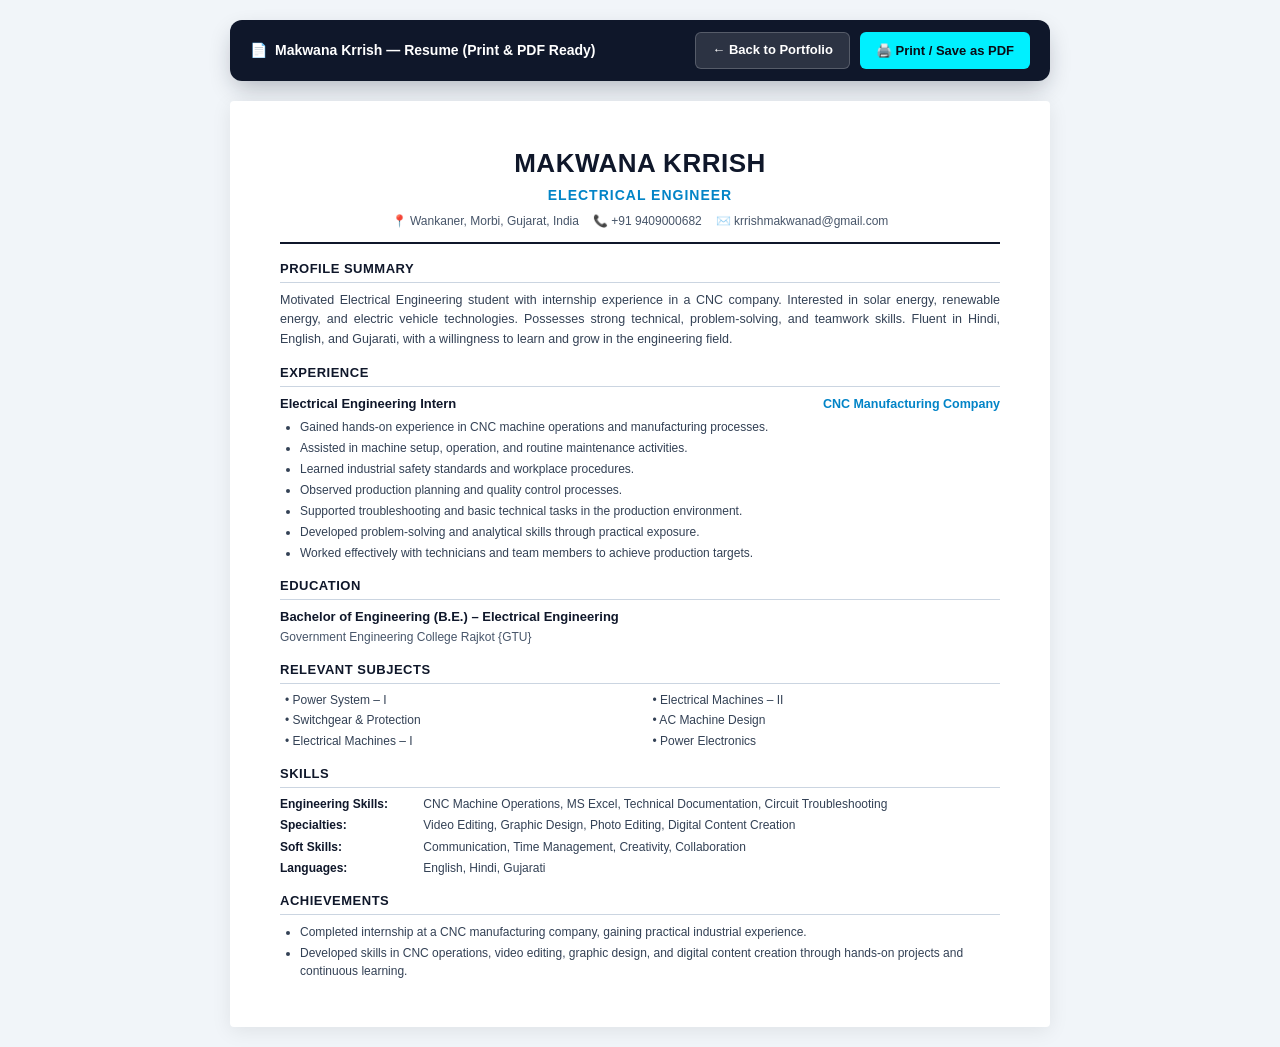
<file: resume.html>
<!DOCTYPE html>
<html lang="en">
<head>
  <meta charset="UTF-8">
  <meta name="viewport" content="width=device-width, initial-scale=1.0">
  <title>Makwana Krrish - Electrical Engineer Resume</title>
  <style>
    /* CSS Reset & Base */
    * {
      box-sizing: border-box;
      margin: 0;
      padding: 0;
    }

    body {
      font-family: -apple-system, BlinkMacSystemFont, "Segoe UI", Roboto, Helvetica, Arial, sans-serif;
      background-color: #f1f5f9;
      color: #1e293b;
      line-height: 1.45;
      padding: 20px;
    }

    /* Floating Screen Action Bar (hidden when printing) */
    .screen-toolbar {
      max-width: 820px;
      margin: 0 auto 20px auto;
      background: #0f172a;
      color: #ffffff;
      padding: 12px 20px;
      border-radius: 12px;
      display: flex;
      justify-content: space-between;
      align-items: center;
      box-shadow: 0 10px 25px -5px rgba(15, 23, 42, 0.3);
    }

    .toolbar-title {
      font-weight: 700;
      font-size: 14px;
      display: flex;
      align-items: center;
      gap: 8px;
    }

    .toolbar-actions {
      display: flex;
      gap: 10px;
    }

    .btn {
      display: inline-flex;
      align-items: center;
      gap: 6px;
      padding: 8px 16px;
      font-size: 13px;
      font-weight: 600;
      border-radius: 6px;
      cursor: pointer;
      text-decoration: none;
      transition: all 0.2s ease;
      border: none;
    }

    .btn-print {
      background: #00f0ff;
      color: #090d16;
      font-weight: 700;
    }

    .btn-print:hover {
      background: #38bdf8;
      box-shadow: 0 0 15px rgba(0, 240, 255, 0.4);
      transform: translateY(-1px);
    }

    .btn-back {
      background: rgba(255, 255, 255, 0.12);
      color: #ffffff;
      border: 1px solid rgba(255, 255, 255, 0.2);
    }

    .btn-back:hover {
      background: rgba(255, 255, 255, 0.2);
    }

    /* Printable Page Container (A4 Proportions) */
    .resume-sheet {
      max-width: 820px;
      margin: 0 auto;
      background: #ffffff;
      padding: 44px 50px;
      border-radius: 4px;
      box-shadow: 0 4px 20px rgba(0, 0, 0, 0.08);
    }

    /* Resume Content Typography & Layout */
    .header {
      text-align: center;
      border-bottom: 2px solid #0f172a;
      padding-bottom: 12px;
      margin-bottom: 16px;
    }

    .name {
      font-size: 26px;
      font-weight: 800;
      color: #0f172a;
      letter-spacing: 0.5px;
      margin-bottom: 2px;
    }

    .title {
      font-size: 14px;
      font-weight: 700;
      color: #0284c7;
      letter-spacing: 1px;
      margin-bottom: 8px;
    }

    .contact-info {
      font-size: 12px;
      color: #475569;
      display: flex;
      justify-content: center;
      flex-wrap: wrap;
      gap: 14px;
    }

    .contact-info a {
      color: inherit;
      text-decoration: none;
    }

    .section {
      margin-bottom: 15px;
    }

    .section-title {
      font-size: 13px;
      font-weight: 800;
      color: #0f172a;
      text-transform: uppercase;
      letter-spacing: 0.5px;
      border-bottom: 1.5px solid #cbd5e1;
      padding-bottom: 3px;
      margin-bottom: 8px;
    }

    .summary-text {
      font-size: 12.5px;
      color: #334155;
      text-align: justify;
      line-height: 1.55;
    }

    .exp-header {
      display: flex;
      justify-content: space-between;
      align-items: baseline;
      margin-bottom: 2px;
    }

    .exp-role {
      font-size: 13px;
      font-weight: 700;
      color: #0f172a;
    }

    .exp-company {
      font-size: 12.5px;
      font-weight: 600;
      color: #0284c7;
    }

    .bullet-list {
      list-style-type: disc;
      padding-left: 20px;
      font-size: 12px;
      color: #334155;
      line-height: 1.5;
    }

    .bullet-list li {
      margin-bottom: 3px;
    }

    .edu-degree {
      font-size: 13px;
      font-weight: 700;
      color: #0f172a;
    }

    .edu-school {
      font-size: 12px;
      color: #475569;
      margin-top: 2px;
    }

    .subjects-grid {
      display: grid;
      grid-template-columns: 1fr 1fr;
      gap: 3px 20px;
      font-size: 12px;
      color: #334155;
      padding-left: 5px;
    }

    .skills-block {
      font-size: 12px;
      color: #334155;
      display: flex;
      flex-direction: column;
      gap: 4px;
    }

    .skills-block strong {
      color: #0f172a;
      min-width: 140px;
      display: inline-block;
    }

    /* Print Specific Media Styles (For 1-Page Clean Output) */
    @media print {
      body {
        background: transparent !important;
        padding: 0 !important;
        color: #000000 !important;
      }

      .screen-toolbar {
        display: none !important;
      }

      .resume-sheet {
        max-width: 100% !important;
        width: 100% !important;
        padding: 0 10mm !important;
        box-shadow: none !important;
        border-radius: 0 !important;
      }

      @page {
        size: A4;
        margin: 10mm 5mm 10mm 5mm;
      }
    }
  </style>
</head>
<body>

  <!-- Screen Top Bar with Quick Actions -->
  <div class="screen-toolbar">
    <div class="toolbar-title">
      <span>📄</span>
      <span>Makwana Krrish — Resume (Print & PDF Ready)</span>
    </div>
    <div class="toolbar-actions">
      <a href="index.html" class="btn btn-back">
        ← Back to Portfolio
      </a>
      <button onclick="window.print()" class="btn btn-print">
        🖨️ Print / Save as PDF
      </button>
    </div>
  </div>

  <!-- A4 Printable Resume Sheet -->
  <main class="resume-sheet">
    <header class="header">
      <h1 class="name">MAKWANA KRRISH</h1>
      <div class="title">ELECTRICAL ENGINEER</div>
      <div class="contact-info">
        <span>📍 Wankaner, Morbi, Gujarat, India</span>
        <span>📞 <a href="tel:+919409000682">+91 9409000682</a></span>
        <span>✉️ <a href="mailto:krrishmakwanad@gmail.com">krrishmakwanad@gmail.com</a></span>
      </div>
    </header>

    <section class="section">
      <h2 class="section-title">Profile Summary</h2>
      <p class="summary-text">
        Motivated Electrical Engineering student with internship experience in a CNC company. Interested in solar energy, renewable energy, and electric vehicle technologies. Possesses strong technical, problem-solving, and teamwork skills. Fluent in Hindi, English, and Gujarati, with a willingness to learn and grow in the engineering field.
      </p>
    </section>

    <section class="section">
      <h2 class="section-title">Experience</h2>
      <div class="exp-header">
        <span class="exp-role">Electrical Engineering Intern</span>
        <span class="exp-company">CNC Manufacturing Company</span>
      </div>
      <ul class="bullet-list" style="margin-top: 4px;">
        <li>Gained hands-on experience in CNC machine operations and manufacturing processes.</li>
        <li>Assisted in machine setup, operation, and routine maintenance activities.</li>
        <li>Learned industrial safety standards and workplace procedures.</li>
        <li>Observed production planning and quality control processes.</li>
        <li>Supported troubleshooting and basic technical tasks in the production environment.</li>
        <li>Developed problem-solving and analytical skills through practical exposure.</li>
        <li>Worked effectively with technicians and team members to achieve production targets.</li>
      </ul>
    </section>

    <section class="section">
      <h2 class="section-title">Education</h2>
      <div class="edu-degree">Bachelor of Engineering (B.E.) – Electrical Engineering</div>
      <div class="edu-school">Government Engineering College Rajkot {GTU}</div>
    </section>

    <section class="section">
      <h2 class="section-title">Relevant Subjects</h2>
      <div class="subjects-grid">
        <div>• Power System – I</div>
        <div>• Electrical Machines – II</div>
        <div>• Switchgear & Protection</div>
        <div>• AC Machine Design</div>
        <div>• Electrical Machines – I</div>
        <div>• Power Electronics</div>
      </div>
    </section>

    <section class="section">
      <h2 class="section-title">Skills</h2>
      <div class="skills-block">
        <div><strong>Engineering Skills:</strong> CNC Machine Operations, MS Excel, Technical Documentation, Circuit Troubleshooting</div>
        <div><strong>Specialties:</strong> Video Editing, Graphic Design, Photo Editing, Digital Content Creation</div>
        <div><strong>Soft Skills:</strong> Communication, Time Management, Creativity, Collaboration</div>
        <div><strong>Languages:</strong> English, Hindi, Gujarati</div>
      </div>
    </section>

    <section class="section" style="margin-bottom: 0;">
      <h2 class="section-title">Achievements</h2>
      <ul class="bullet-list">
        <li>Completed internship at a CNC manufacturing company, gaining practical industrial experience.</li>
        <li>Developed skills in CNC operations, video editing, graphic design, and digital content creation through hands-on projects and continuous learning.</li>
      </ul>
    </section>
  </main>

  <script>
    // Auto-open print dialog if URL contains #print
    if (window.location.hash === '#print') {
      window.onload = function() {
        window.print();
      };
    }
  </script>
</body>
</html>
</file>
<file: style.css>
/* ===================================================================
   MAKWANA KRRISH - ELECTRICAL ENGINEER PORTFOLIO STYLES
   High-tech, clean modern aesthetic for Electrical & Renewable Engineering
   =================================================================== */

:root {
  --bg-primary: #0a0e17;
  --bg-secondary: #111827;
  --bg-card: rgba(17, 24, 39, 0.75);
  --bg-card-hover: rgba(31, 41, 55, 0.85);
  --border-color: rgba(56, 189, 248, 0.15);
  --border-glow: rgba(56, 189, 248, 0.4);
  
  --text-primary: #f3f4f6;
  --text-secondary: #9ca3af;
  --text-muted: #6b7280;
  
  --accent-cyan: #00f0ff;
  --accent-blue: #3b82f6;
  --accent-amber: #f59e0b;
  --accent-emerald: #10b981;
  
  --glow-cyan: 0 0 20px rgba(0, 240, 255, 0.35);
  --glow-emerald: 0 0 20px rgba(16, 185, 129, 0.35);
  --font-sans: 'Inter', -apple-system, BlinkMacSystemFont, 'Segoe UI', Roboto, sans-serif;
  --font-mono: 'JetBrains Mono', 'Fira Code', monospace;
  
  --transition: all 0.25s cubic-bezier(0.4, 0, 0.2, 1);
}

[data-theme="light"] {
  --bg-primary: #f8fafc;
  --bg-secondary: #ffffff;
  --bg-card: rgba(255, 255, 255, 0.85);
  --bg-card-hover: rgba(241, 245, 249, 0.95);
  --border-color: rgba(14, 165, 233, 0.2);
  --border-glow: rgba(14, 165, 233, 0.5);
  
  --text-primary: #0f172a;
  --text-secondary: #475569;
  --text-muted: #94a3b8;
  
  --accent-cyan: #0284c7;
  --accent-blue: #2563eb;
  --accent-amber: #d97706;
  --accent-emerald: #059669;
  
  --glow-cyan: 0 0 15px rgba(2, 132, 199, 0.2);
  --glow-emerald: 0 0 15px rgba(5, 150, 105, 0.2);
}

/* Base Styles */
* {
  margin: 0;
  padding: 0;
  box-sizing: border-box;
}

html {
  scroll-behavior: smooth;
  font-size: 16px;
}

body {
  font-family: var(--font-sans);
  background-color: var(--bg-primary);
  color: var(--text-primary);
  line-height: 1.6;
  overflow-x: hidden;
  transition: background-color 0.3s ease, color 0.3s ease;
  position: relative;
}

/* Background Canvas */
#circuit-canvas {
  position: fixed;
  top: 0;
  left: 0;
  width: 100%;
  height: 100%;
  pointer-events: none;
  z-index: 0;
  opacity: 0.5;
}

.ambient-grid {
  position: fixed;
  top: 0;
  left: 0;
  width: 100%;
  height: 100%;
  pointer-events: none;
  z-index: 0;
  background-image: 
    radial-gradient(circle at 50% 10%, rgba(0, 240, 255, 0.08) 0%, transparent 60%),
    radial-gradient(circle at 90% 80%, rgba(16, 185, 129, 0.06) 0%, transparent 50%),
    linear-gradient(to right, rgba(255, 255, 255, 0.02) 1px, transparent 1px),
    linear-gradient(to bottom, rgba(255, 255, 255, 0.02) 1px, transparent 1px);
  background-size: 100% 100%, 100% 100%, 40px 40px, 40px 40px;
}

[data-theme="light"] .ambient-grid {
  background-image: 
    radial-gradient(circle at 50% 10%, rgba(2, 132, 199, 0.06) 0%, transparent 60%),
    radial-gradient(circle at 90% 80%, rgba(5, 150, 105, 0.05) 0%, transparent 50%),
    linear-gradient(to right, rgba(0, 0, 0, 0.03) 1px, transparent 1px),
    linear-gradient(to bottom, rgba(0, 0, 0, 0.03) 1px, transparent 1px);
}

.content-wrapper {
  position: relative;
  z-index: 1;
}

/* Container */
.container {
  width: 100%;
  max-width: 1200px;
  margin: 0 auto;
  padding: 0 1.5rem;
}

/* Navigation */
.navbar {
  position: sticky;
  top: 0;
  z-index: 100;
  backdrop-filter: blur(16px);
  -webkit-backdrop-filter: blur(16px);
  background: rgba(10, 14, 23, 0.8);
  border-bottom: 1px solid var(--border-color);
  transition: var(--transition);
}

[data-theme="light"] .navbar {
  background: rgba(248, 250, 252, 0.85);
}

.nav-container {
  display: flex;
  align-items: center;
  justify-content: space-between;
  height: 4.5rem;
}

.nav-brand {
  display: flex;
  align-items: center;
  gap: 0.75rem;
  text-decoration: none;
  color: var(--text-primary);
  font-weight: 700;
  font-size: 1.25rem;
  letter-spacing: -0.02em;
}

.brand-icon {
  width: 2.25rem;
  height: 2.25rem;
  border-radius: 8px;
  background: linear-gradient(135deg, var(--accent-cyan), var(--accent-blue));
  display: flex;
  align-items: center;
  justify-content: center;
  color: #0a0e17;
  font-weight: 900;
  box-shadow: var(--glow-cyan);
}

.nav-links {
  display: flex;
  align-items: center;
  gap: 1.75rem;
  list-style: none;
}

.nav-link {
  color: var(--text-secondary);
  text-decoration: none;
  font-size: 0.925rem;
  font-weight: 500;
  transition: var(--transition);
  position: relative;
  padding: 0.5rem 0;
}

.nav-link:hover,
.nav-link.active {
  color: var(--accent-cyan);
}

.nav-link.active::after {
  content: '';
  position: absolute;
  bottom: 0;
  left: 0;
  width: 100%;
  height: 2px;
  background: var(--accent-cyan);
  box-shadow: 0 0 8px var(--accent-cyan);
  border-radius: 2px;
}

.nav-actions {
  display: flex;
  align-items: center;
  gap: 1rem;
}

/* Theme Toggle Button */
.theme-btn {
  background: var(--bg-card);
  border: 1px solid var(--border-color);
  color: var(--text-primary);
  width: 2.5rem;
  height: 2.5rem;
  border-radius: 50%;
  display: flex;
  align-items: center;
  justify-content: center;
  cursor: pointer;
  transition: var(--transition);
}

.theme-btn:hover {
  border-color: var(--accent-cyan);
  color: var(--accent-cyan);
  box-shadow: var(--glow-cyan);
  transform: rotate(15deg);
}

.mobile-toggle {
  display: none;
  background: none;
  border: none;
  color: var(--text-primary);
  cursor: pointer;
}

/* Buttons */
.btn {
  display: inline-flex;
  align-items: center;
  gap: 0.5rem;
  padding: 0.65rem 1.4rem;
  border-radius: 8px;
  font-weight: 600;
  font-size: 0.925rem;
  text-decoration: none;
  cursor: pointer;
  transition: var(--transition);
  border: none;
}

.btn-primary {
  background: linear-gradient(135deg, #00f0ff, #0284c7);
  color: #0a0e17;
  box-shadow: 0 4px 15px rgba(0, 240, 255, 0.35);
}

.btn-primary:hover {
  transform: translateY(-2px);
  box-shadow: 0 6px 20px rgba(0, 240, 255, 0.5);
  color: #000000;
}

.btn-secondary {
  background: var(--bg-card);
  border: 1px solid var(--border-color);
  color: var(--text-primary);
}

.btn-secondary:hover {
  border-color: var(--accent-cyan);
  color: var(--accent-cyan);
  background: var(--bg-card-hover);
  transform: translateY(-2px);
}

.btn-outline-cyan {
  background: transparent;
  border: 1px solid var(--accent-cyan);
  color: var(--accent-cyan);
}

.btn-outline-cyan:hover {
  background: rgba(0, 240, 255, 0.1);
  box-shadow: var(--glow-cyan);
  transform: translateY(-2px);
}

/* Hero Section */
.hero-section {
  padding: 5rem 0 4rem;
  position: relative;
}

.hero-grid {
  display: grid;
  grid-template-columns: 1.2fr 0.8fr;
  gap: 3rem;
  align-items: center;
}

.status-badge {
  display: inline-flex;
  align-items: center;
  gap: 0.5rem;
  padding: 0.4rem 1rem;
  border-radius: 9999px;
  background: rgba(16, 185, 129, 0.12);
  border: 1px solid rgba(16, 185, 129, 0.3);
  color: var(--accent-emerald);
  font-size: 0.85rem;
  font-weight: 600;
  margin-bottom: 1.5rem;
}

.status-dot {
  width: 8px;
  height: 8px;
  border-radius: 50%;
  background: var(--accent-emerald);
  box-shadow: 0 0 10px var(--accent-emerald);
  animation: pulse-dot 2s infinite;
}

@keyframes pulse-dot {
  0% { transform: scale(0.95); opacity: 0.8; }
  50% { transform: scale(1.2); opacity: 1; }
  100% { transform: scale(0.95); opacity: 0.8; }
}

.hero-title {
  font-size: 3.5rem;
  font-weight: 800;
  line-height: 1.1;
  letter-spacing: -0.03em;
  margin-bottom: 0.75rem;
}

.text-gradient {
  background: linear-gradient(135deg, #ffffff 30%, var(--accent-cyan) 100%);
  -webkit-background-clip: text;
  -webkit-text-fill-color: transparent;
}

[data-theme="light"] .text-gradient {
  background: linear-gradient(135deg, #0f172a 30%, #0284c7 100%);
  -webkit-background-clip: text;
  -webkit-text-fill-color: transparent;
}

.hero-subtitle {
  font-size: 1.35rem;
  color: var(--accent-cyan);
  font-weight: 600;
  margin-bottom: 1.25rem;
  display: flex;
  align-items: center;
  gap: 0.5rem;
}

.hero-desc {
  font-size: 1.075rem;
  color: var(--text-secondary);
  line-height: 1.7;
  margin-bottom: 2rem;
  max-width: 620px;
}

.hero-cta {
  display: flex;
  flex-wrap: wrap;
  gap: 1rem;
  margin-bottom: 2.5rem;
}

.hero-meta-list {
  display: flex;
  flex-wrap: wrap;
  gap: 1.5rem;
  padding-top: 1.5rem;
  border-top: 1px solid var(--border-color);
}

.hero-meta-item {
  display: flex;
  align-items: center;
  gap: 0.5rem;
  font-size: 0.875rem;
  color: var(--text-secondary);
}

.hero-meta-item svg {
  color: var(--accent-cyan);
}

/* Hero Right: Interactive Engineering Terminal Card */
.circuit-card {
  background: var(--bg-card);
  border: 1px solid var(--border-color);
  border-radius: 16px;
  overflow: hidden;
  box-shadow: 0 20px 40px rgba(0, 0, 0, 0.4);
  backdrop-filter: blur(12px);
  position: relative;
  transition: var(--transition);
}

.circuit-card:hover {
  border-color: var(--border-glow);
  box-shadow: var(--glow-cyan);
}

.card-header-bar {
  background: rgba(0, 0, 0, 0.3);
  padding: 0.75rem 1.25rem;
  display: flex;
  align-items: center;
  justify-content: space-between;
  border-bottom: 1px solid var(--border-color);
}

.window-dots {
  display: flex;
  gap: 6px;
}

.window-dot {
  width: 10px;
  height: 10px;
  border-radius: 50%;
}

.dot-red { background: #ef4444; }
.dot-yellow { background: #f59e0b; }
.dot-green { background: #10b981; }

.terminal-title {
  font-family: var(--font-mono);
  font-size: 0.8rem;
  color: var(--text-muted);
}

.circuit-card-body {
  padding: 1.5rem;
}

.spec-list {
  display: flex;
  flex-direction: column;
  gap: 1.15rem;
}

.spec-row {
  display: flex;
  justify-content: space-between;
  align-items: center;
  padding-bottom: 0.85rem;
  border-bottom: 1px solid rgba(255, 255, 255, 0.05);
}

.spec-label {
  font-size: 0.85rem;
  color: var(--text-muted);
  text-transform: uppercase;
  letter-spacing: 0.05em;
  display: flex;
  align-items: center;
  gap: 0.5rem;
}

.spec-val {
  font-weight: 600;
  font-size: 0.95rem;
  color: var(--text-primary);
}

.tag-cloud {
  display: flex;
  flex-wrap: wrap;
  gap: 0.5rem;
  margin-top: 1rem;
}

.spec-badge {
  background: rgba(56, 189, 248, 0.1);
  border: 1px solid rgba(56, 189, 248, 0.25);
  color: var(--accent-cyan);
  padding: 0.3rem 0.7rem;
  border-radius: 6px;
  font-size: 0.8rem;
  font-weight: 500;
}

/* Metric Stats Bar */
.metrics-section {
  padding: 2rem 0 4rem;
}

.metrics-grid {
  display: grid;
  grid-template-columns: repeat(4, 1fr);
  gap: 1.5rem;
}

.metric-card {
  background: var(--bg-card);
  border: 1px solid var(--border-color);
  padding: 1.75rem 1.5rem;
  border-radius: 12px;
  text-align: center;
  position: relative;
  overflow: hidden;
  transition: var(--transition);
}

.metric-card::before {
  content: '';
  position: absolute;
  top: 0;
  left: 0;
  width: 100%;
  height: 3px;
  background: linear-gradient(90deg, var(--accent-cyan), var(--accent-emerald));
  opacity: 0;
  transition: var(--transition);
}

.metric-card:hover {
  transform: translateY(-4px);
  border-color: var(--accent-cyan);
}

.metric-card:hover::before {
  opacity: 1;
}

.metric-icon {
  width: 2.75rem;
  height: 2.75rem;
  margin: 0 auto 0.75rem;
  border-radius: 10px;
  background: rgba(0, 240, 255, 0.08);
  display: flex;
  align-items: center;
  justify-content: center;
  color: var(--accent-cyan);
}

.metric-number {
  font-size: 2.25rem;
  font-weight: 800;
  color: var(--text-primary);
  line-height: 1.1;
  margin-bottom: 0.35rem;
}

.metric-label {
  font-size: 0.85rem;
  color: var(--text-secondary);
  font-weight: 500;
}

/* Section Header */
.section {
  padding: 5rem 0;
}

.section-header {
  text-align: center;
  max-width: 680px;
  margin: 0 auto 3.5rem;
}

.section-tag {
  display: inline-block;
  font-family: var(--font-mono);
  font-size: 0.8rem;
  font-weight: 600;
  text-transform: uppercase;
  color: var(--accent-cyan);
  letter-spacing: 0.1em;
  margin-bottom: 0.5rem;
}

.section-title {
  font-size: 2.35rem;
  font-weight: 800;
  letter-spacing: -0.02em;
  margin-bottom: 0.75rem;
}

.section-desc {
  font-size: 1rem;
  color: var(--text-secondary);
}

/* Experience Section */
.timeline {
  position: relative;
  max-width: 900px;
  margin: 0 auto;
}

.timeline::before {
  content: '';
  position: absolute;
  top: 0;
  bottom: 0;
  left: 28px;
  width: 2px;
  background: linear-gradient(to bottom, var(--accent-cyan), var(--accent-emerald), transparent);
}

.timeline-item {
  position: relative;
  padding-left: 70px;
  margin-bottom: 2.5rem;
}

.timeline-bullet {
  position: absolute;
  left: 17px;
  top: 0;
  width: 24px;
  height: 24px;
  border-radius: 50%;
  background: var(--bg-primary);
  border: 3px solid var(--accent-cyan);
  box-shadow: 0 0 10px var(--accent-cyan);
  display: flex;
  align-items: center;
  justify-content: center;
}

.experience-card {
  background: var(--bg-card);
  border: 1px solid var(--border-color);
  border-radius: 14px;
  padding: 2rem;
  transition: var(--transition);
}

.experience-card:hover {
  border-color: var(--border-glow);
  box-shadow: 0 10px 30px rgba(0, 0, 0, 0.3);
}

.exp-header {
  display: flex;
  flex-wrap: wrap;
  justify-content: space-between;
  align-items: flex-start;
  gap: 1rem;
  margin-bottom: 1.25rem;
}

.exp-role {
  font-size: 1.35rem;
  font-weight: 700;
  color: var(--text-primary);
}

.exp-company {
  font-size: 1.05rem;
  color: var(--accent-cyan);
  font-weight: 600;
}

.exp-badge {
  background: rgba(245, 158, 11, 0.12);
  border: 1px solid rgba(245, 158, 11, 0.3);
  color: var(--accent-amber);
  padding: 0.3rem 0.8rem;
  border-radius: 9999px;
  font-size: 0.8rem;
  font-weight: 600;
}

.exp-bullets {
  list-style: none;
  display: flex;
  flex-direction: column;
  gap: 0.85rem;
  margin-bottom: 1.5rem;
}

.exp-bullets li {
  position: relative;
  padding-left: 1.75rem;
  color: var(--text-secondary);
  font-size: 0.95rem;
  line-height: 1.6;
}

.exp-bullets li::before {
  content: '⚡';
  position: absolute;
  left: 0;
  top: 0;
  font-size: 0.9rem;
  color: var(--accent-cyan);
}

.exp-highlights-grid {
  display: grid;
  grid-template-columns: repeat(3, 1fr);
  gap: 1rem;
  padding-top: 1.25rem;
  border-top: 1px solid var(--border-color);
}

.exp-highlight-item {
  background: rgba(255, 255, 255, 0.03);
  border-radius: 8px;
  padding: 0.85rem;
  font-size: 0.85rem;
}

.exp-highlight-item strong {
  display: block;
  color: var(--text-primary);
  margin-bottom: 0.25rem;
}

.exp-highlight-item span {
  color: var(--text-muted);
}

/* Education & Subjects */
.edu-grid {
  display: grid;
  grid-template-columns: 1fr 1fr;
  gap: 2rem;
  align-items: stretch;
}

.edu-main-card {
  background: var(--bg-card);
  border: 1px solid var(--border-color);
  border-radius: 14px;
  padding: 2.25rem;
  display: flex;
  flex-direction: column;
  justify-content: space-between;
}

.edu-badge {
  display: inline-flex;
  align-items: center;
  gap: 0.4rem;
  background: rgba(59, 130, 246, 0.15);
  border: 1px solid rgba(59, 130, 246, 0.3);
  color: var(--accent-blue);
  padding: 0.3rem 0.8rem;
  border-radius: 6px;
  font-size: 0.8rem;
  font-weight: 600;
  margin-bottom: 1rem;
}

.edu-degree {
  font-size: 1.5rem;
  font-weight: 700;
  color: var(--text-primary);
  margin-bottom: 0.5rem;
}

.edu-college {
  font-size: 1.1rem;
  color: var(--accent-cyan);
  font-weight: 600;
  margin-bottom: 0.5rem;
}

.edu-affil {
  font-size: 0.925rem;
  color: var(--text-muted);
  margin-bottom: 1.5rem;
}

.edu-stats {
  display: grid;
  grid-template-columns: 1fr 1fr;
  gap: 1rem;
  padding-top: 1.5rem;
  border-top: 1px solid var(--border-color);
}

.edu-stat-item {
  font-size: 0.85rem;
}

.edu-stat-item strong {
  display: block;
  font-size: 1.1rem;
  color: var(--text-primary);
}

/* Subjects Grid */
.subjects-container {
  display: flex;
  flex-direction: column;
  gap: 1rem;
}

.subject-item-card {
  background: var(--bg-card);
  border: 1px solid var(--border-color);
  border-radius: 10px;
  padding: 1.25rem 1.5rem;
  display: flex;
  align-items: center;
  justify-content: space-between;
  transition: var(--transition);
}

.subject-item-card:hover {
  border-color: var(--accent-cyan);
  transform: translateX(4px);
  background: var(--bg-card-hover);
}

.subject-info {
  display: flex;
  align-items: center;
  gap: 1rem;
}

.subject-icon {
  width: 2.25rem;
  height: 2.25rem;
  border-radius: 8px;
  background: rgba(0, 240, 255, 0.1);
  color: var(--accent-cyan);
  display: flex;
  align-items: center;
  justify-content: center;
}

.subject-name {
  font-weight: 600;
  font-size: 0.975rem;
  color: var(--text-primary);
}

.subject-desc {
  font-size: 0.8rem;
  color: var(--text-muted);
}

.subject-pill {
  font-size: 0.75rem;
  padding: 0.2rem 0.6rem;
  border-radius: 4px;
  background: rgba(255, 255, 255, 0.05);
  color: var(--text-secondary);
  font-family: var(--font-mono);
}

/* Skills Section */
.skills-filter-nav {
  display: flex;
  justify-content: center;
  flex-wrap: wrap;
  gap: 0.75rem;
  margin-bottom: 2.5rem;
}

.filter-btn {
  background: var(--bg-card);
  border: 1px solid var(--border-color);
  color: var(--text-secondary);
  padding: 0.5rem 1.25rem;
  border-radius: 9999px;
  font-size: 0.875rem;
  font-weight: 600;
  cursor: pointer;
  transition: var(--transition);
}

.filter-btn:hover,
.filter-btn.active {
  background: var(--accent-cyan);
  color: #0a0e17;
  border-color: var(--accent-cyan);
  box-shadow: var(--glow-cyan);
}

.skills-grid {
  display: grid;
  grid-template-columns: repeat(auto-fill, minmax(320px, 1fr));
  gap: 1.5rem;
}

.skill-card {
  background: var(--bg-card);
  border: 1px solid var(--border-color);
  border-radius: 12px;
  padding: 1.75rem;
  transition: var(--transition);
  position: relative;
  overflow: hidden;
}

.skill-card:hover {
  border-color: var(--border-glow);
  transform: translateY(-4px);
  box-shadow: 0 10px 25px rgba(0, 0, 0, 0.3);
}

.skill-card-top {
  display: flex;
  align-items: center;
  justify-content: space-between;
  margin-bottom: 1rem;
}

.skill-card-icon {
  width: 2.75rem;
  height: 2.75rem;
  border-radius: 10px;
  display: flex;
  align-items: center;
  justify-content: center;
  font-size: 1.25rem;
}

.icon-engineering {
  background: rgba(0, 240, 255, 0.12);
  color: var(--accent-cyan);
}

.icon-specialty {
  background: rgba(168, 85, 247, 0.12);
  color: #c084fc;
}

.icon-soft {
  background: rgba(16, 185, 129, 0.12);
  color: var(--accent-emerald);
}

.skill-title {
  font-size: 1.15rem;
  font-weight: 700;
  color: var(--text-primary);
  margin-bottom: 0.5rem;
}

.skill-desc {
  font-size: 0.875rem;
  color: var(--text-secondary);
  line-height: 1.6;
  margin-bottom: 1.25rem;
}

.skill-meter-bg {
  width: 100%;
  height: 6px;
  background: rgba(255, 255, 255, 0.08);
  border-radius: 4px;
  overflow: hidden;
}

.skill-meter-fill {
  height: 100%;
  background: linear-gradient(90deg, var(--accent-cyan), var(--accent-emerald));
  border-radius: 4px;
  transition: width 1s cubic-bezier(0.4, 0, 0.2, 1);
}

/* Interests Showcase (Clean Energy & EV) */
.interests-grid {
  display: grid;
  grid-template-columns: repeat(3, 1fr);
  gap: 1.5rem;
}

.interest-card {
  background: var(--bg-card);
  border: 1px solid var(--border-color);
  border-radius: 14px;
  padding: 2rem;
  position: relative;
  overflow: hidden;
  transition: var(--transition);
}

.interest-card:hover {
  transform: translateY(-4px);
  border-color: var(--accent-cyan);
}

.interest-badge {
  position: absolute;
  top: 1.5rem;
  right: 1.5rem;
  font-size: 0.75rem;
  font-weight: 700;
  text-transform: uppercase;
  color: var(--accent-cyan);
  background: rgba(0, 240, 255, 0.1);
  padding: 0.25rem 0.6rem;
  border-radius: 4px;
}

.interest-title {
  font-size: 1.25rem;
  font-weight: 700;
  color: var(--text-primary);
  margin: 1rem 0 0.5rem;
}

.interest-desc {
  font-size: 0.9rem;
  color: var(--text-secondary);
  line-height: 1.6;
}

/* Contact Section */
.contact-grid {
  display: grid;
  grid-template-columns: 1fr 1.2fr;
  gap: 3rem;
}

.contact-info-list {
  display: flex;
  flex-direction: column;
  gap: 1.25rem;
}

.contact-card-item {
  background: var(--bg-card);
  border: 1px solid var(--border-color);
  border-radius: 12px;
  padding: 1.25rem;
  display: flex;
  align-items: center;
  justify-content: space-between;
  text-decoration: none;
  color: inherit;
  transition: var(--transition);
}

.contact-card-item:hover {
  border-color: var(--accent-cyan);
  transform: translateX(4px);
  background: var(--bg-card-hover);
}

.contact-left {
  display: flex;
  align-items: center;
  gap: 1rem;
}

.contact-icon-box {
  width: 2.75rem;
  height: 2.75rem;
  border-radius: 10px;
  background: rgba(0, 240, 255, 0.1);
  color: var(--accent-cyan);
  display: flex;
  align-items: center;
  justify-content: center;
}

.contact-title {
  font-size: 0.8rem;
  text-transform: uppercase;
  color: var(--text-muted);
  letter-spacing: 0.05em;
}

.contact-value {
  font-weight: 600;
  font-size: 1rem;
  color: var(--text-primary);
}

.copy-btn {
  background: none;
  border: none;
  color: var(--text-muted);
  cursor: pointer;
  padding: 0.5rem;
  border-radius: 6px;
  transition: var(--transition);
}

.copy-btn:hover {
  color: var(--accent-cyan);
  background: rgba(255, 255, 255, 0.05);
}

/* Interactive Form */
.form-card {
  background: var(--bg-card);
  border: 1px solid var(--border-color);
  border-radius: 16px;
  padding: 2rem;
}

.form-group {
  margin-bottom: 1.25rem;
}

.form-label {
  display: block;
  font-size: 0.85rem;
  font-weight: 600;
  color: var(--text-secondary);
  margin-bottom: 0.4rem;
}

.form-control {
  width: 100%;
  padding: 0.75rem 1rem;
  background: rgba(0, 0, 0, 0.25);
  border: 1px solid var(--border-color);
  border-radius: 8px;
  color: var(--text-primary);
  font-family: inherit;
  font-size: 0.95rem;
  transition: var(--transition);
}

[data-theme="light"] .form-control {
  background: #ffffff;
}

.form-control:focus {
  outline: none;
  border-color: var(--accent-cyan);
  box-shadow: 0 0 0 3px rgba(0, 240, 255, 0.15);
}

.quick-templates {
  display: flex;
  flex-wrap: wrap;
  gap: 0.5rem;
  margin-bottom: 1rem;
}

.template-pill {
  font-size: 0.75rem;
  background: rgba(255, 255, 255, 0.05);
  border: 1px solid var(--border-color);
  color: var(--text-secondary);
  padding: 0.25rem 0.6rem;
  border-radius: 4px;
  cursor: pointer;
  transition: var(--transition);
}

.template-pill:hover {
  background: rgba(0, 240, 255, 0.1);
  color: var(--accent-cyan);
  border-color: var(--accent-cyan);
}

.recipient-banner {
  display: flex;
  align-items: center;
  justify-content: space-between;
  background: rgba(16, 185, 129, 0.08);
  border: 1px solid rgba(16, 185, 129, 0.25);
  padding: 0.65rem 0.9rem;
  border-radius: 8px;
  font-size: 0.8rem;
  color: var(--text-secondary);
  margin-bottom: 1.25rem;
}

.recipient-banner strong {
  color: var(--accent-emerald);
  font-family: var(--font-mono);
}

.email-action-row {
  display: flex;
  gap: 0.75rem;
  margin-top: 1rem;
  padding-top: 1rem;
  border-top: 1px solid var(--border-color);
}

.email-chip-btn {
  flex: 1;
  display: inline-flex;
  align-items: center;
  justify-content: center;
  gap: 0.4rem;
  padding: 0.55rem 0.75rem;
  border-radius: 6px;
  font-size: 0.78rem;
  font-weight: 600;
  text-decoration: none;
  background: rgba(255, 255, 255, 0.04);
  border: 1px solid var(--border-color);
  color: var(--text-secondary);
  transition: var(--transition);
}

.email-chip-btn:hover {
  background: rgba(0, 240, 255, 0.1);
  color: var(--accent-cyan);
  border-color: var(--accent-cyan);
}


/* Resume Modal */
.modal-backdrop {
  position: fixed;
  top: 0;
  left: 0;
  width: 100%;
  height: 100%;
  background: rgba(0, 0, 0, 0.8);
  backdrop-filter: blur(8px);
  z-index: 1000;
  display: none;
  align-items: center;
  justify-content: center;
  padding: 1.5rem;
}

.modal-backdrop.open {
  display: flex;
}

.modal-content {
  background: #ffffff;
  color: #1e293b;
  width: 100%;
  max-width: 850px;
  max-height: 90vh;
  border-radius: 12px;
  overflow-y: auto;
  box-shadow: 0 25px 50px -12px rgba(0, 0, 0, 0.5);
  position: relative;
}

.modal-toolbar {
  position: sticky;
  top: 0;
  background: #f1f5f9;
  border-bottom: 1px solid #cbd5e1;
  padding: 0.75rem 1.5rem;
  display: flex;
  justify-content: space-between;
  align-items: center;
  z-index: 10;
}

.printable-resume {
  padding: 3rem;
  font-family: 'Segoe UI', Roboto, Helvetica, Arial, sans-serif;
  color: #1e293b;
  line-height: 1.5;
}

.resume-header {
  border-bottom: 3px solid #0f172a;
  padding-bottom: 1rem;
  margin-bottom: 1.5rem;
}

.resume-name {
  font-size: 2.2rem;
  font-weight: 800;
  color: #0f172a;
  letter-spacing: -0.02em;
}

.resume-title {
  font-size: 1.1rem;
  font-weight: 700;
  color: #0284c7;
  letter-spacing: 0.05em;
  margin-bottom: 0.5rem;
}

.resume-contact-bar {
  display: flex;
  flex-wrap: wrap;
  gap: 1.25rem;
  font-size: 0.85rem;
  color: #475569;
}

.resume-sec {
  margin-bottom: 1.5rem;
}

.resume-sec-title {
  font-size: 1.05rem;
  font-weight: 700;
  text-transform: uppercase;
  color: #0f172a;
  border-bottom: 1.5px solid #cbd5e1;
  padding-bottom: 0.25rem;
  margin-bottom: 0.75rem;
}

.resume-bullet-list {
  padding-left: 1.25rem;
  font-size: 0.875rem;
  color: #334155;
}

.resume-bullet-list li {
  margin-bottom: 0.35rem;
}

/* Footer */
.footer {
  border-top: 1px solid var(--border-color);
  padding: 3rem 0;
  background: var(--bg-secondary);
  font-size: 0.9rem;
  color: var(--text-muted);
}

.footer-content {
  display: flex;
  justify-content: space-between;
  align-items: center;
  flex-wrap: wrap;
  gap: 1.5rem;
}

/* Responsive Media Queries */
@media (max-width: 992px) {
  .hero-grid {
    grid-template-columns: 1fr;
    gap: 2.5rem;
  }
  .metrics-grid {
    grid-template-columns: repeat(2, 1fr);
  }
  .edu-grid {
    grid-template-columns: 1fr;
  }
  .interests-grid {
    grid-template-columns: 1fr;
  }
  .contact-grid {
    grid-template-columns: 1fr;
  }
}

@media (max-width: 768px) {
  .nav-links {
    display: none;
  }
  .mobile-toggle {
    display: block;
  }
  .hero-title {
    font-size: 2.5rem;
  }
  .metrics-grid {
    grid-template-columns: 1fr;
  }
  .exp-highlights-grid {
    grid-template-columns: 1fr;
  }
  .printable-resume {
    padding: 1.5rem;
  }
}

/* Print Styles for Direct Resume Printing */
@media print {
  body * {
    visibility: hidden;
  }
  #printable-resume-area,
  #printable-resume-area * {
    visibility: visible;
  }
  #printable-resume-area {
    position: absolute;
    left: 0;
    top: 0;
    width: 100%;
    margin: 0;
    padding: 0;
    background: #ffffff !important;
    color: #000000 !important;
  }
  .modal-toolbar,
  #circuit-canvas,
  .ambient-grid,
  .navbar,
  .footer {
    display: none !important;
  }
}
</file>
